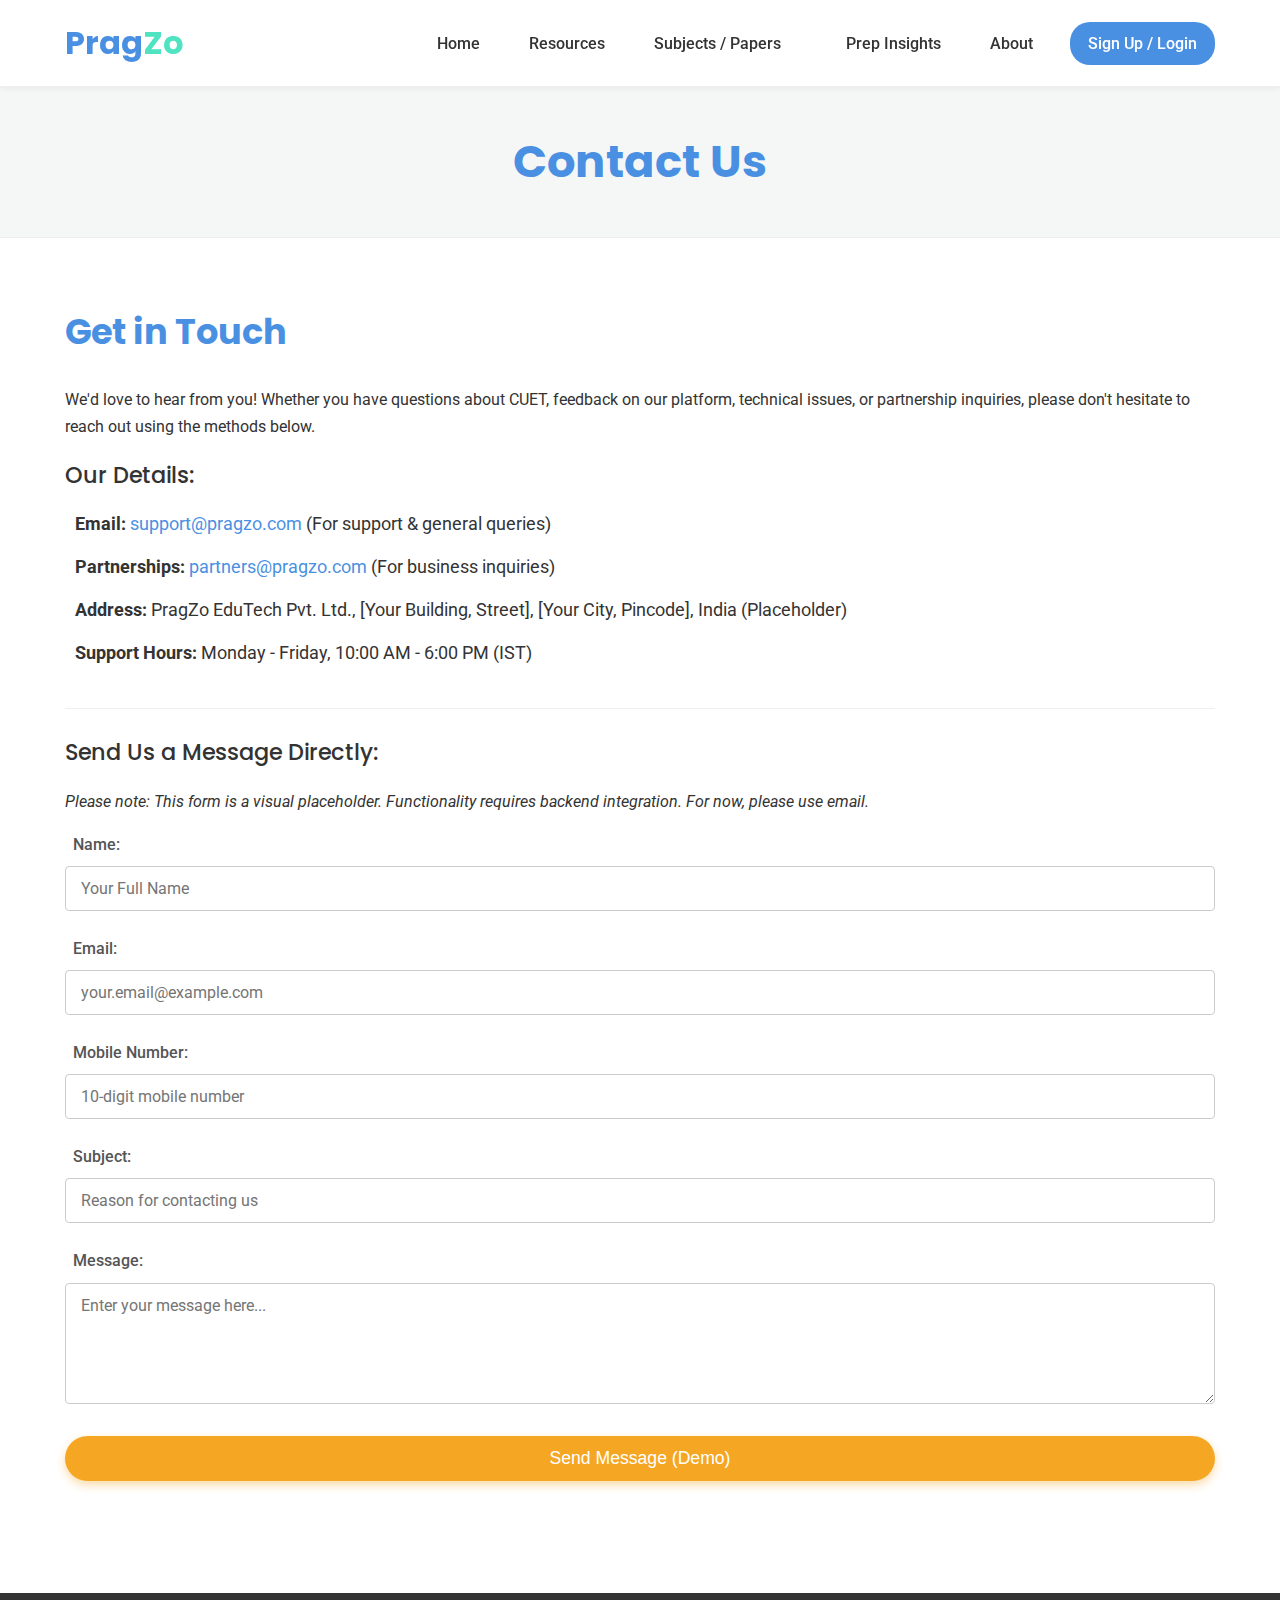
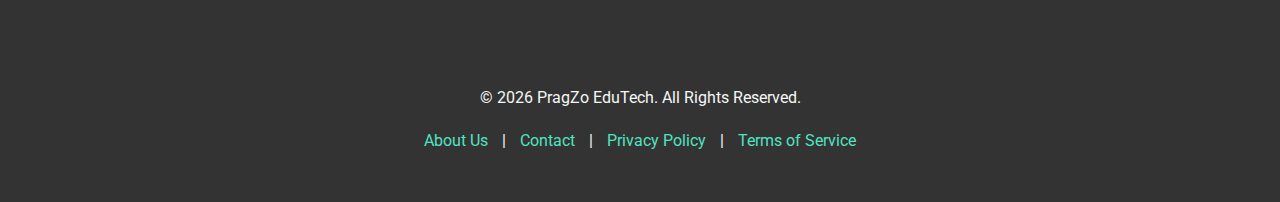
<file: contact.html>
<!DOCTYPE html>
<html lang="en">
<head>
    <meta charset="UTF-8">
    <meta name="viewport" content="width=device-width, initial-scale=1.0">
    <title>Contact PragZo | Get In Touch</title>

    <!-- Font Awesome CDN & CSS Link -->
    <link rel="stylesheet" href="https://cdnjs.cloudflare.com/ajax/libs/font-awesome/6.5.1/css/all.min.css" integrity="sha512-DTOQO9RWCH3ppGqcWaEA1BIZOC6xxalwEsw9c2QQeAIftl+Vegovlnee1c9QX4TctnWMn13TZye+giMm8e2LwA==" crossorigin="anonymous" referrerpolicy="no-referrer" />
    <link rel="stylesheet" href="css/style.css">
    <link rel="preconnect" href="https://fonts.googleapis.com">
    <link rel="preconnect" href="https://fonts.gstatic.com" crossorigin>
    <link href="https://fonts.googleapis.com/css2?family=Poppins:wght@500;700&family=Roboto:wght@400;500&display=swap" rel="stylesheet">
</head>
<body>

    <!-- Header -->
     <header>
        <div class="container">
            <a href="index.html#hero" class="logo">Prag<span>Zo</span></a>
            <nav>
                <ul>
                    <li><a href="index.html#hero" class="nav-link">Home</a></li>
                    <li><a href="index.html#cuet-features" class="nav-link">Resources</a></li>
                    <li class="dropdown">
                        <a href="subjects.html" class="nav-link" aria-haspopup="true" aria-expanded="false">Subjects / Papers</a>
                         <ul class="dropdown-menu">
                            <li><a href="subject-template.html?subject=English">English</a></li>
                            <li><a href="subject-template.html?subject=Hindi">Hindi</a></li>
                            <li><hr></li>
                            <li><a href="subject-template.html?subject=Physics">Physics</a></li>
                            <li><a href="subject-template.html?subject=Chemistry">Chemistry</a></li>
                            <li><a href="subject-template.html?subject=Biology">Biology</a></li>
                            <li><a href="subject-template.html?subject=Maths">Mathematics</a></li>
                             <li><hr></li>
                            <li><a href="subject-template.html?subject=Accountancy">Accountancy</a></li>
                            <li><a href="subject-template.html?subject=Economics">Economics</a></li>
                            <li><a href="subject-template.html?subject=BusinessStudies">Business Studies</a></li>
                             <li><hr></li>
                            <li><a href="subject-template.html?subject=History">History</a></li>
                            <li><a href="subject-template.html?subject=Geography">Geography</a></li>
                            <li><a href="subject-template.html?subject=PoliticalScience">Political Science</a></li>
                            <li><a href="subject-template.html?subject=Psychology">Psychology</a></li>
                            <li><hr></li>
                            <li><a href="subject-template.html?subject=GeneralTest">General Test</a></li>
                        </ul>
                    </li>
                    <li><a href="prep-insights.html" class="nav-link">Prep Insights</a></li>
                    <li><a href="about.html" class="nav-link">About</a></li>
                    <li><a href="login.html" class="nav-button">Sign Up / Login</a></li>
                </ul>
            </nav>
        </div>
    </header>

    <!-- Page Hero/Banner -->
    <section id="page-hero" class="simple-hero">
        <div class="container">
            <h1>Contact Us</h1>
        </div>
    </section>

    <!-- Main Content Area -->
    <section id="contact-details" class="page-section">
        <div class="container">
            <h2>Get in Touch</h2>
            <p>We'd love to hear from you! Whether you have questions about CUET, feedback on our platform, technical issues, or partnership inquiries, please don't hesitate to reach out using the methods below.</p>

            <div class="contact-info">
                <h3>Our Details:</h3>
                <p><strong><i class="fas fa-envelope"></i> Email:</strong> <a href="mailto:support@pragzo.com">support@pragzo.com</a> (For support & general queries)</p>
                <p><strong><i class="fas fa-briefcase"></i> Partnerships:</strong> <a href="mailto:partners@pragzo.com">partners@pragzo.com</a> (For business inquiries)</p>
                <p><strong><i class="fas fa-map-marker-alt"></i> Address:</strong> PragZo EduTech Pvt. Ltd., [Your Building, Street], [Your City, Pincode], India (Placeholder)</p>
                 <p><strong><i class="fas fa-headset"></i> Support Hours:</strong> Monday - Friday, 10:00 AM - 6:00 PM (IST)</p>
            </div>

            <div class="contact-form-placeholder">
                <h3>Send Us a Message Directly:</h3>
                <p><em>Please note: This form is a visual placeholder. Functionality requires backend integration. For now, please use email.</em></p>
                 <form action="#" method="POST" onsubmit="alert('Form submission requires backend setup. Please use email for now.'); return false;">
                    <div class="form-group">
                        <label for="contact-name"><i class="fas fa-user"></i> Name:</label>
                        <input type="text" id="contact-name" name="name" required placeholder="Your Full Name">
                    </div>
                    <div class="form-group">
                        <label for="contact-email"><i class="fas fa-envelope"></i> Email:</label>
                        <input type="email" id="contact-email" name="email" required placeholder="your.email@example.com">
                    </div>
                     <div class="form-group">
                        <label for="contact-mobile"><i class="fas fa-mobile-alt"></i> Mobile Number:</label>
                        <input type="tel" id="contact-mobile" name="phone" placeholder="10-digit mobile number" pattern="[6-9]{1}[0-9]{9}" title="Enter a valid 10-digit Indian mobile number">
                    </div>
                     <div class="form-group">
                        <label for="contact-subject"><i class="fas fa-pen"></i> Subject:</label>
                        <input type="text" id="contact-subject" name="subject" required placeholder="Reason for contacting us">
                    </div>
                    <div class="form-group">
                        <label for="contact-message"><i class="fas fa-comment-dots"></i> Message:</label>
                        <textarea id="contact-message" name="message" rows="5" required placeholder="Enter your message here..."></textarea>
                    </div>
                    <button type="submit" class="cta-button form-button">Send Message (Demo)</button>
                </form>
            </div>
        </div>
    </section>

    <!-- Footer -->
    <footer>
        <div class="container">
            <div class="social-media">
                <a href="#" target="_blank" title="Instagram"><i class="fab fa-instagram"></i></a>
                <a href="#" target="_blank" title="YouTube"><i class="fab fa-youtube"></i></a>
                <a href="#" target="_blank" title="LinkedIn"><i class="fab fa-linkedin-in"></i></a>
                <a href="#" target="_blank" title="Facebook"><i class="fab fa-facebook-f"></i></a>
                <a href="#" target="_blank" title="Telegram"><i class="fab fa-telegram"></i></a>
            </div>
            <p>© <span id="current-year"></span> PragZo EduTech. All Rights Reserved.</p>
            <p>
                <a href="about.html">About Us</a> |
                <a href="contact.html">Contact</a> | <!-- Active Link -->
                <a href="privacy.html">Privacy Policy</a> |
                <a href="terms.html">Terms of Service</a>
            </p>
        </div>
    </footer>

     <!-- Modal Download Forms (Copied from index.html) -->
     <div class="modal-container" id="syllabus-modal"> <div class="modal-overlay modal-close"></div> <div class="modal-content"> <button class="modal-close-button modal-close" aria-label="Close Modal">×</button> <h3 class="modal-title">Download Syllabus PDF</h3> <p class="form-prompt">Please enter your details below:</p> <form class="modal-download-form"> <div class="form-group"><input type="text" name="name" placeholder="Your Name" required></div> <div class="form-group"><input type="email" name="email" placeholder="Your Email" required></div> <div class="form-group"><input type="tel" name="phone" placeholder="Mobile Number (Optional)" pattern="[6-9]{1}[0-9]{9}" title="Enter a valid 10-digit Indian mobile number"></div> <input type="hidden" name="resource_id" value="syllabus"> <button type="submit" class="submit-download-button"><i class="fas fa-download"></i> Submit & Download</button> </form> </div> </div>
     <div class="modal-container" id="pattern-modal"> <div class="modal-overlay modal-close"></div> <div class="modal-content"> <button class="modal-close-button modal-close" aria-label="Close Modal">×</button> <h3 class="modal-title">Download Pattern PDF</h3> <p class="form-prompt">Please enter your details below:</p> <form class="modal-download-form"> <div class="form-group"><input type="text" name="name" placeholder="Your Name" required></div> <div class="form-group"><input type="email" name="email" placeholder="Your Email" required></div> <div class="form-group"><input type="tel" name="phone" placeholder="Mobile Number (Optional)" pattern="[6-9]{1}[0-9]{9}" title="Enter a valid 10-digit Indian mobile number"></div> <input type="hidden" name="resource_id" value="pattern"> <button type="submit" class="submit-download-button"><i class="fas fa-download"></i> Submit & Download</button> </form> </div> </div>
     <div class="modal-container" id="pyq-modal"> <div class="modal-overlay modal-close"></div> <div class="modal-content"> <button class="modal-close-button modal-close" aria-label="Close Modal">×</button> <h3 class="modal-title">Download PYQs PDF</h3> <p class="form-prompt">Please enter your details below:</p> <form class="modal-download-form"> <div class="form-group"><input type="text" name="name" placeholder="Your Name" required></div> <div class="form-group"><input type="email" name="email" placeholder="Your Email" required></div> <div class="form-group"><input type="tel" name="phone" placeholder="Mobile Number (Optional)" pattern="[6-9]{1}[0-9]{9}" title="Enter a valid 10-digit Indian mobile number"></div> <input type="hidden" name="resource_id" value="pyq_general"> <button type="submit" class="submit-download-button"><i class="fas fa-download"></i> Submit & Download</button> </form> </div> </div>
     <div class="modal-container" id="mocktest-info-modal"> <div class="modal-overlay modal-close"></div> <div class="modal-content"> <button class="modal-close-button modal-close" aria-label="Close Modal">×</button> <h3 class="modal-title">Download Mock Test Info PDF</h3> <p class="form-prompt">Please enter your details below:</p> <form class="modal-download-form"> <div class="form-group"><input type="text" name="name" placeholder="Your Name" required></div> <div class="form-group"><input type="email" name="email" placeholder="Your Email" required></div> <div class="form-group"><input type="tel" name="phone" placeholder="Mobile Number (Optional)" pattern="[6-9]{1}[0-9]{9}" title="Enter a valid 10-digit Indian mobile number"></div> <input type="hidden" name="resource_id" value="mocktest_info"> <button type="submit" class="submit-download-button"><i class="fas fa-download"></i> Submit & Download</button> </form> </div> </div>
     <div class="modal-container" id="news-modal"> <div class="modal-overlay modal-close"></div> <div class="modal-content"> <button class="modal-close-button modal-close" aria-label="Close Modal">×</button> <h3 class="modal-title">Download Latest News PDF</h3> <p class="form-prompt">Please enter your details below:</p> <form class="modal-download-form"> <div class="form-group"><input type="text" name="name" placeholder="Your Name" required></div> <div class="form-group"><input type="email" name="email" placeholder="Your Email" required></div> <div class="form-group"><input type="tel" name="phone" placeholder="Mobile Number (Optional)" pattern="[6-9]{1}[0-9]{9}" title="Enter a valid 10-digit Indian mobile number"></div> <input type="hidden" name="resource_id" value="latest_news"> <button type="submit" class="submit-download-button"><i class="fas fa-download"></i> Submit & Download</button> </form> </div> </div>
     <div class="modal-container" id="subject-syllabus-modal"> <div class="modal-overlay modal-close"></div> <div class="modal-content"> <button class="modal-close-button modal-close" aria-label="Close Modal">×</button> <h3 class="modal-title">Download Syllabus PDF</h3> <p class="form-prompt">Please enter your details below:</p> <form class="modal-download-form"> <div class="form-group"><input type="text" name="name" placeholder="Your Name" required></div> <div class="form-group"><input type="email" name="email" placeholder="Your Email" required></div> <div class="form-group"><input type="tel" name="phone" placeholder="Mobile Number (Optional)" pattern="[6-9]{1}[0-9]{9}" title="Enter a valid 10-digit Indian mobile number"></div> <input type="hidden" name="resource_id" value="subject_syllabus"> <button type="submit" class="submit-download-button"><i class="fas fa-download"></i> Submit & Download</button> </form> </div> </div>
     <div class="modal-container" id="subject-notes-modal"> <div class="modal-overlay modal-close"></div> <div class="modal-content"> <button class="modal-close-button modal-close" aria-label="Close Modal">×</button> <h3 class="modal-title">Download Notes PDF</h3> <p class="form-prompt">Please enter your details below:</p> <form class="modal-download-form"> <div class="form-group"><input type="text" name="name" placeholder="Your Name" required></div> <div class="form-group"><input type="email" name="email" placeholder="Your Email" required></div> <div class="form-group"><input type="tel" name="phone" placeholder="Mobile Number (Optional)" pattern="[6-9]{1}[0-9]{9}" title="Enter a valid 10-digit Indian mobile number"></div> <input type="hidden" name="resource_id" value="subject_notes"> <button type="submit" class="submit-download-button"><i class="fas fa-download"></i> Submit & Download</button> </form> </div> </div>
     <div class="modal-container" id="subject-pyq-modal"> <div class="modal-overlay modal-close"></div> <div class="modal-content"> <button class="modal-close-button modal-close" aria-label="Close Modal">×</button> <h3 class="modal-title">Download PYQs PDF</h3> <p class="form-prompt">Please enter your details below:</p> <form class="modal-download-form"> <div class="form-group"><input type="text" name="name" placeholder="Your Name" required></div> <div class="form-group"><input type="email" name="email" placeholder="Your Email" required></div> <div class="form-group"><input type="tel" name="phone" placeholder="Mobile Number (Optional)" pattern="[6-9]{1}[0-9]{9}" title="Enter a valid 10-digit Indian mobile number"></div> <input type="hidden" name="resource_id" value="subject_pyq"> <button type="submit" class="submit-download-button"><i class="fas fa-download"></i> Submit & Download</button> </form> </div> </div>
    <!-- End Modal Download Forms -->

    <!-- Link to your JavaScript file -->
    <script src="js/script.js"></script>

</body>
</html>
</file>
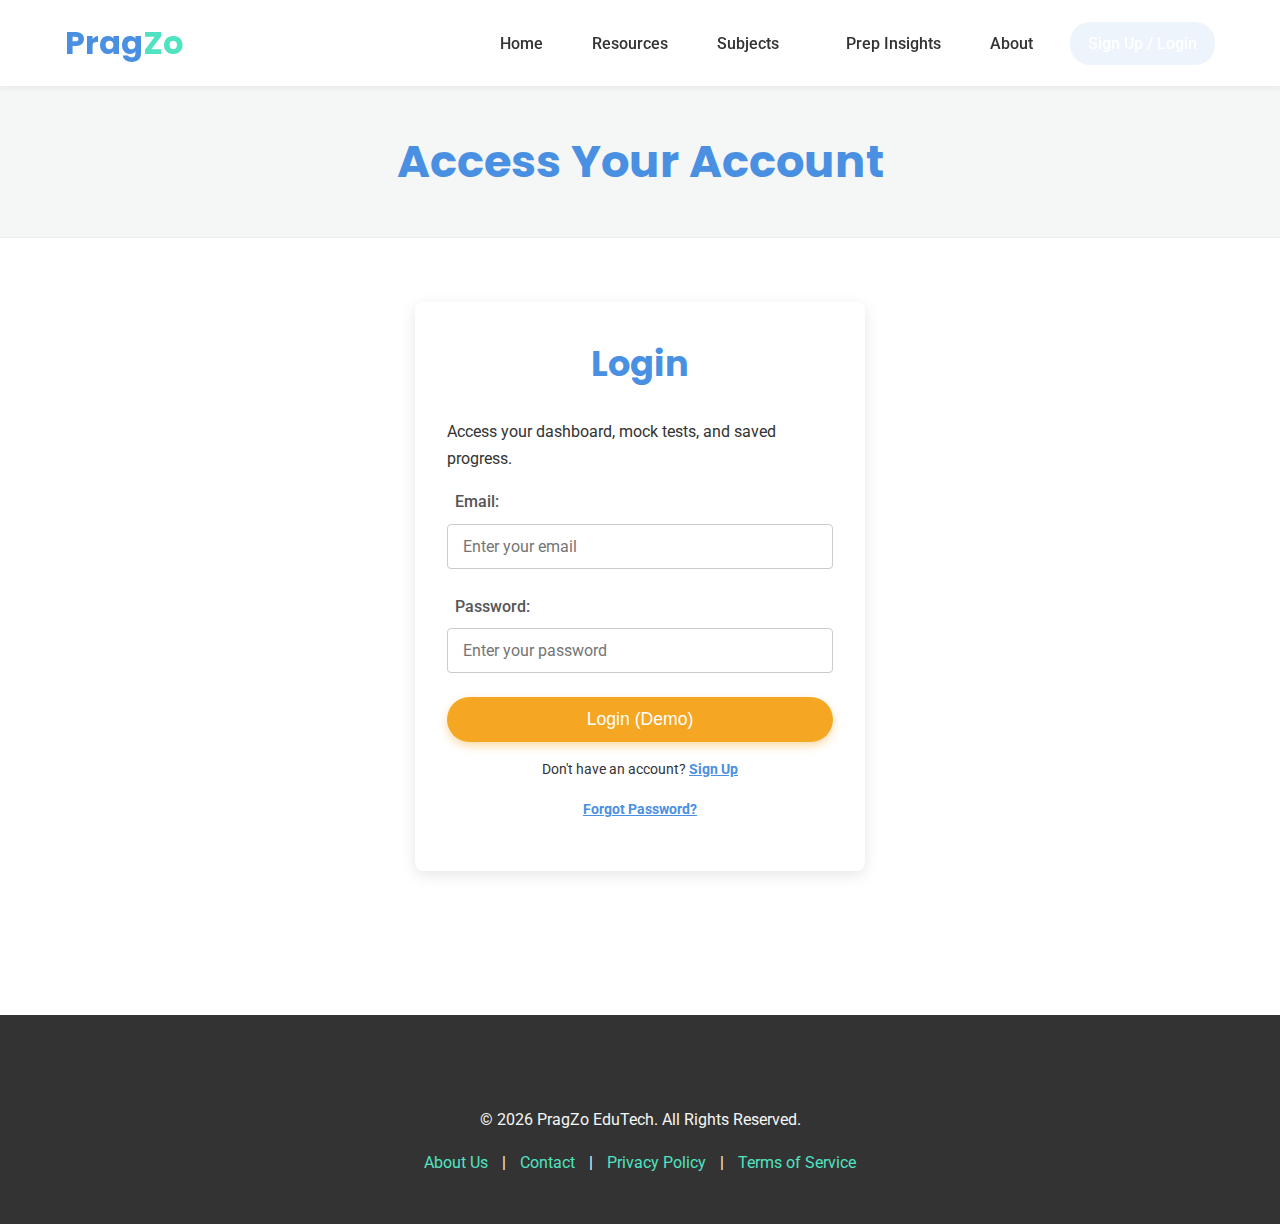
<file: login.html>
<!DOCTYPE html>
<html lang="en">
<head>
    <meta charset="UTF-8">
    <meta name="viewport" content="width=device-width, initial-scale=1.0">
    <title>Login or Sign Up - PragZo</title>

    <!-- Font Awesome CDN & CSS Link -->
    <link rel="stylesheet" href="https://cdnjs.cloudflare.com/ajax/libs/font-awesome/6.5.1/css/all.min.css" integrity="sha512-DTOQO9RWCH3ppGqcWaEA1BIZOC6xxalwEsw9c2QQeAIftl+Vegovlnee1c9QX4TctnWMn13TZye+giMm8e2LwA==" crossorigin="anonymous" referrerpolicy="no-referrer" />
    <link rel="stylesheet" href="css/style.css">
    <link rel="preconnect" href="https://fonts.googleapis.com">
    <link rel="preconnect" href="https://fonts.gstatic.com" crossorigin>
    <link href="https://fonts.googleapis.com/css2?family=Poppins:wght@500;700&family=Roboto:wght@400;500&display=swap" rel="stylesheet">
</head>
<body>

    <!-- Header -->
    <header>
        <div class="container">
            <a href="index.html#hero" class="logo">Prag<span>Zo</span></a>
            <nav>
                <ul>
                    <li><a href="index.html#hero" class="nav-link">Home</a></li>
                    <li><a href="index.html#cuet-features" class="nav-link">Resources</a></li>
                    <li class="dropdown">
                         <a href="subjects.html" class="nav-link" aria-haspopup="true" aria-expanded="false">Subjects
                         <ul class="dropdown-menu">
                           <li><a href="subject-template.html?subject=English">English</a></li>
                            <li><a href="subject-template.html?subject=Hindi">Hindi</a></li>
                            <li><hr></li>
                            <li><a href="subject-template.html?subject=Physics">Physics</a></li>
                            <li><a href="subject-template.html?subject=Chemistry">Chemistry</a></li>
                            <li><a href="subject-template.html?subject=Biology">Biology</a></li>
                            <li><a href="subject-template.html?subject=Maths">Mathematics</a></li>
                             <li><hr></li>
                            <li><a href="subject-template.html?subject=Accountancy">Accountancy</a></li>
                            <li><a href="subject-template.html?subject=Economics">Economics</a></li>
                            <li><a href="subject-template.html?subject=BusinessStudies">Business Studies</a></li>
                             <li><hr></li>
                            <li><a href="subject-template.html?subject=History">History</a></li>
                            <li><a href="subject-template.html?subject=Geography">Geography</a></li>
                            <li><a href="subject-template.html?subject=PoliticalScience">Political Science</a></li>
                            <li><a href="subject-template.html?subject=Psychology">Psychology</a></li>
                            <li><hr></li>
                            <li><a href="subject-template.html?subject=GeneralTest">General Test</a></li>
                        </ul>
                    </li>
                    <li><a href="prep-insights.html" class="nav-link">Prep Insights</a></li>
                    <li><a href="about.html" class="nav-link">About</a></li>
                    <li><a href="login.html" class="nav-button active">Sign Up / Login</a></li> <!-- Active Link -->
                </ul>
            </nav>
        </div>
    </header>

    <!-- Page Hero/Banner -->
    <section id="page-hero" class="simple-hero">
        <div class="container">
            <h1>Access Your Account</h1>
        </div>
    </section>

    <!-- Main Content Area -->
    <section id="auth-forms" class="page-section">
        <div class="container auth-container">

            <!-- Login Form (Starts Active) -->
            <div id="login-form" class="auth-form active">
                <h2>Login</h2>
                <p>Access your dashboard, mock tests, and saved progress.</p>
                <form action="#" method="POST" onsubmit="alert('Login requires backend setup. This is a demo.'); return false;">
                    <div class="form-group">
                        <label for="login-email"><i class="fas fa-envelope"></i> Email:</label>
                        <input type="email" id="login-email" name="email" required placeholder="Enter your email">
                    </div>
                    <div class="form-group">
                        <label for="login-password"><i class="fas fa-lock"></i> Password:</label>
                        <input type="password" id="login-password" name="password" required placeholder="Enter your password">
                    </div>
                    <button type="submit" class="cta-button form-button">Login (Demo)</button>
                    <p class="form-switch">Don't have an account? <a href="#signup" onclick="toggleForms(); return false;">Sign Up</a></p>
                     <p class="forgot-password"><a href="#" onclick="alert('Forgot Password functionality requires backend setup.'); return false;">Forgot Password?</a></p>
                </form>
            </div>

            <!-- Signup Form (Initially Hidden) -->
            <div id="signup-form" class="auth-form">
                <h2>Sign Up</h2>
                <p>Create your PragZo account to start your CUET prep journey.</p>
                 <form action="#" method="POST" onsubmit="alert('Sign Up requires backend setup. This is a demo.'); return false;">
                    <div class="form-group">
                        <label for="signup-name"><i class="fas fa-user"></i> Name:</label>
                        <input type="text" id="signup-name" name="name" required placeholder="Your Full Name">
                    </div>
                    <div class="form-group">
                        <label for="signup-email"><i class="fas fa-envelope"></i> Email:</label>
                        <input type="email" id="signup-email" name="email" required placeholder="your.email@example.com">
                    </div>
                    <div class="form-group">
                        <label for="signup-mobile"><i class="fas fa-mobile-alt"></i> Mobile Number:</label>
                        <input type="tel" id="signup-mobile" name="phone" required placeholder="10-digit mobile number" pattern="[6-9]{1}[0-9]{9}" title="Enter a valid 10-digit Indian mobile number">
                    </div>
                    <div class="form-group">
                        <label for="signup-password"><i class="fas fa-lock"></i> Password:</label>
                        <input type="password" id="signup-password" name="password" required placeholder="Choose a strong password">
                    </div>
                     <div class="form-group">
                        <label for="signup-confirm-password"><i class="fas fa-lock"></i> Confirm Password:</label>
                        <input type="password" id="signup-confirm-password" name="confirm_password" required placeholder="Re-enter your password">
                    </div>
                    <div class="form-group terms-check">
                        <input type="checkbox" id="terms" name="terms" required>
                        <label for="terms">I agree to the <a href="terms.html" target="_blank">Terms of Service</a> and <a href="privacy.html" target="_blank">Privacy Policy</a>.</label>
                    </div>
                    <button type="submit" class="cta-button form-button">Sign Up (Demo)</button>
                    <p class="form-switch">Already have an account? <a href="#login" onclick="toggleForms(); return false;">Login</a></p>
                </form>
            </div>

        </div>
    </section>

    <!-- Footer -->
     <footer>
        <div class="container">
            <div class="social-media">
                <a href="#" target="_blank" title="Instagram"><i class="fab fa-instagram"></i></a>
                <a href="#" target="_blank" title="YouTube"><i class="fab fa-youtube"></i></a>
                <a href="#" target="_blank" title="LinkedIn"><i class="fab fa-linkedin-in"></i></a>
                <a href="#" target="_blank" title="Facebook"><i class="fab fa-facebook-f"></i></a>
                <a href="#" target="_blank" title="Telegram"><i class="fab fa-telegram"></i></a>
            </div>
            <p>© <span id="current-year"></span> PragZo EduTech. All Rights Reserved.</p>
            <p>
                <a href="about.html">About Us</a> |
                <a href="contact.html">Contact</a> |
                <a href="privacy.html">Privacy Policy</a> |
                <a href="terms.html">Terms of Service</a>
            </p>
        </div>
    </footer>

     <!-- Modal Download Forms (Include modals on all pages for consistency if triggers are present) -->
    <!-- [COPY THE ENTIRE MODAL BLOCK FROM index.html and PASTE HERE] -->

    <!-- Link to your JavaScript file -->
    <script src="js/script.js"></script>
    <!-- Add simple toggle JS for login/signup (keep this specific to login.html) -->
    <script>
        function toggleForms() {
            const loginForm = document.getElementById('login-form');
            const signupForm = document.getElementById('signup-form');
            loginForm.classList.toggle('active');
            signupForm.classList.toggle('active');
             // Update hash without page jump
            if (signupForm.classList.contains('active')) {
                history.pushState(null, null, '#signup');
            } else {
                 history.pushState(null, null, '#login');
            }
        }
        document.addEventListener('DOMContentLoaded', () => {
             const loginForm = document.getElementById('login-form');
             const signupForm = document.getElementById('signup-form');
             if(window.location.hash === '#signup') {
                  loginForm.classList.remove('active');
                  signupForm.classList.add('active');
             } else {
                 if (!loginForm.classList.contains('active') && !signupForm.classList.contains('active')) {
                     loginForm.classList.add('active');
                 } else if (loginForm.classList.contains('active') && signupForm.classList.contains('active')){
                     signupForm.classList.remove('active');
                 }
             }
        });
    </script>

</body>
</html>
</file>
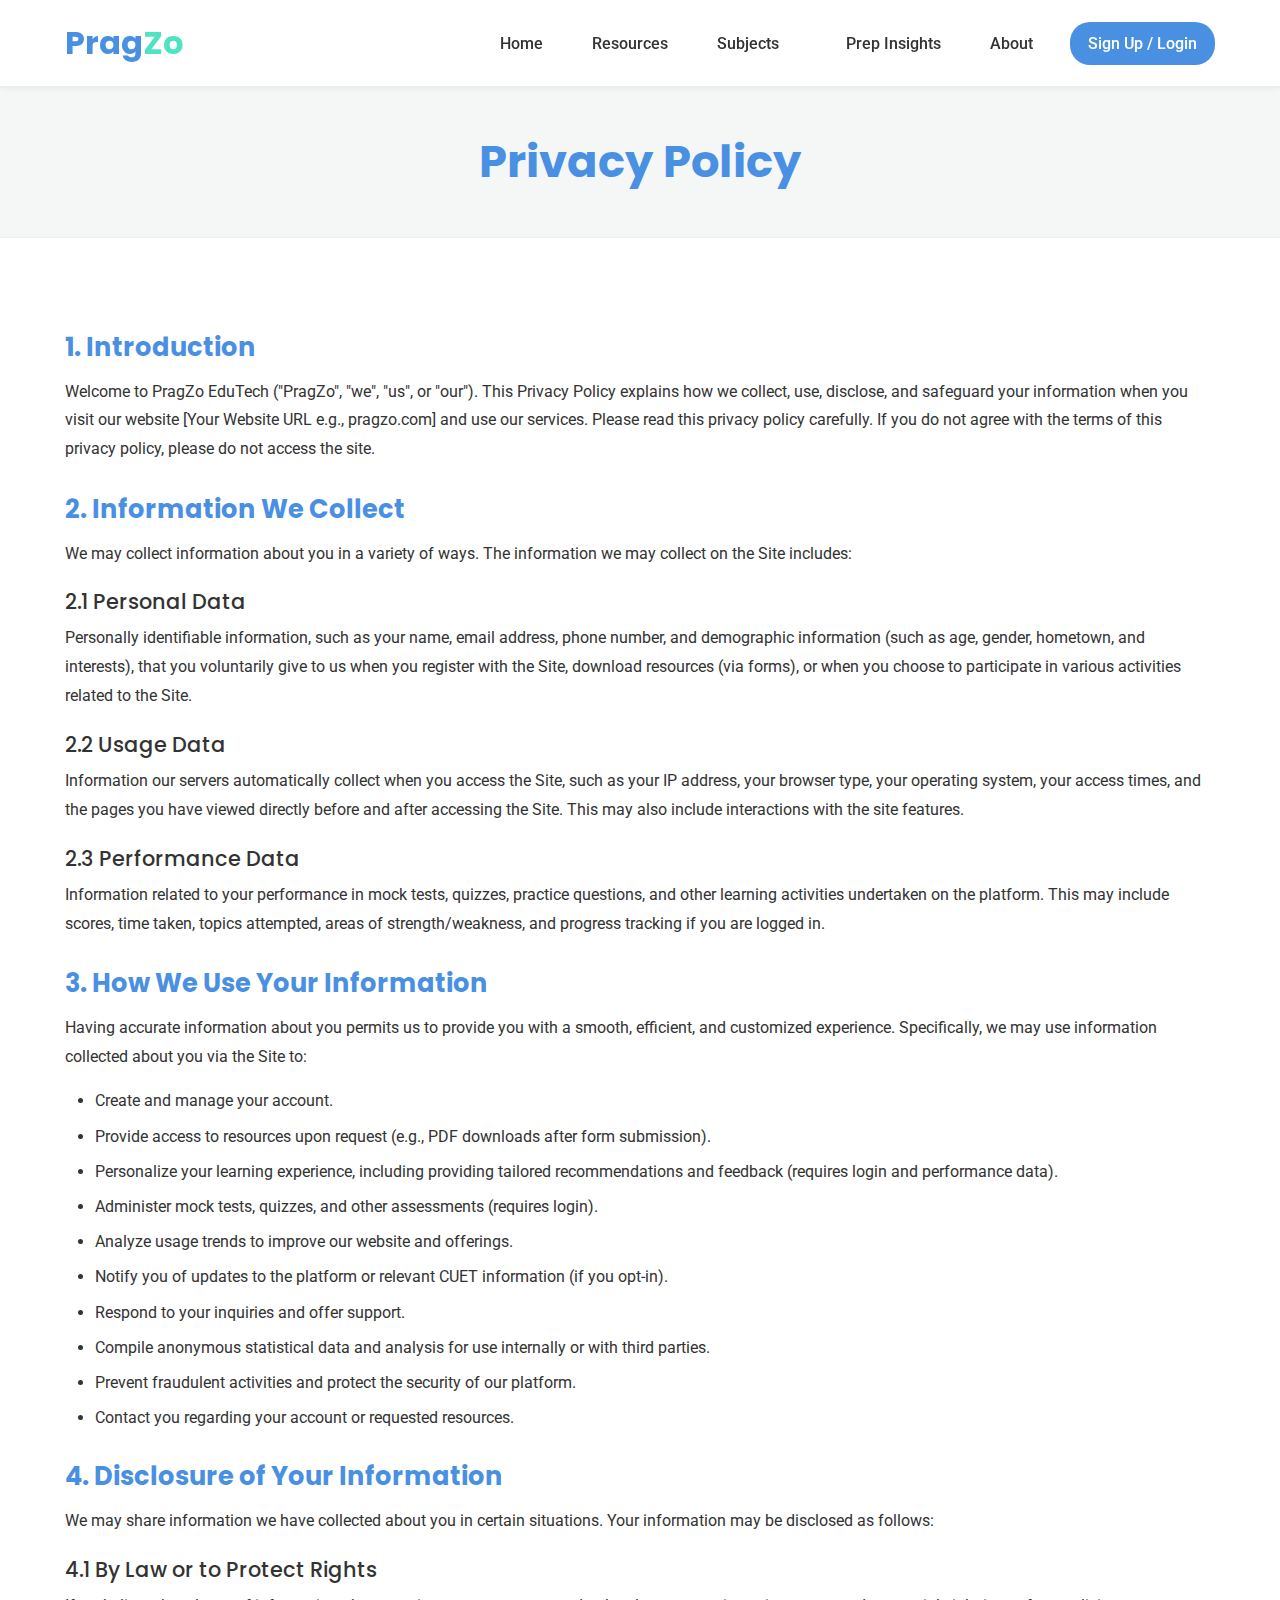
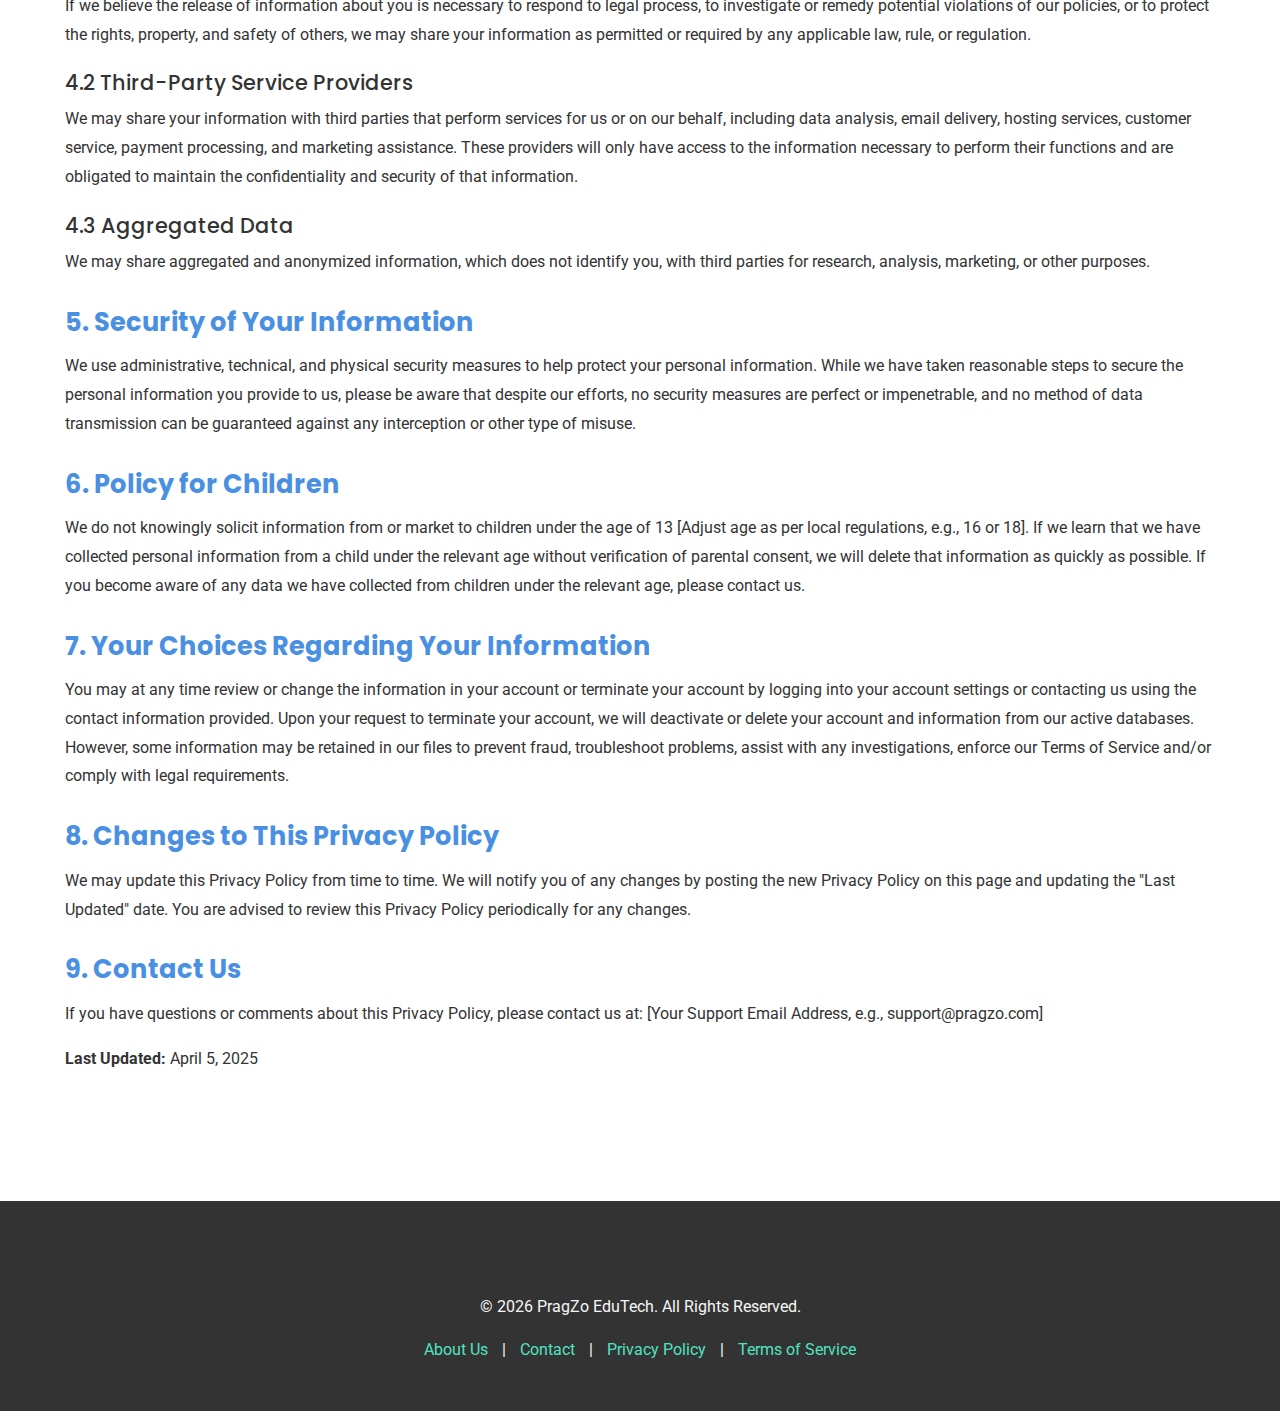
<file: privacy.html>
<!DOCTYPE html>
<html lang="en">
<head>
    <meta charset="UTF-8">
    <meta name="viewport" content="width=device-width, initial-scale=1.0">
    <title>Privacy Policy - PragZo</title>

    <!-- Font Awesome CDN & CSS Link -->
    <link rel="stylesheet" href="https://cdnjs.cloudflare.com/ajax/libs/font-awesome/6.5.1/css/all.min.css" integrity="sha512-DTOQO9RWCH3ppGqcWaEA1BIZOC6xxalwEsw9c2QQeAIftl+Vegovlnee1c9QX4TctnWMn13TZye+giMm8e2LwA==" crossorigin="anonymous" referrerpolicy="no-referrer" />
    <link rel="stylesheet" href="css/style.css">
    <link rel="preconnect" href="https://fonts.googleapis.com">
    <link rel="preconnect" href="https://fonts.gstatic.com" crossorigin>
    <link href="https://fonts.googleapis.com/css2?family=Poppins:wght@500;700&family=Roboto:wght@400;500&display=swap" rel="stylesheet">
</head>
<body>

    <!-- Header -->
    <header>
        <div class="container">
            <a href="index.html#hero" class="logo">Prag<span>Zo</span></a>
            <nav>
                 <ul>
                    <li><a href="index.html#hero" class="nav-link">Home</a></li>
                    <li><a href="index.html#cuet-features" class="nav-link">Resources</a></li>
                    <li class="dropdown">
                         <a href="subjects.html" class="nav-link" aria-haspopup="true" aria-expanded="false">Subjects
                         <ul class="dropdown-menu">
                            <li><a href="subject-template.html?subject=English">English</a></li>
                            <li><a href="subject-template.html?subject=Hindi">Hindi</a></li>
                            <li><hr></li>
                            <li><a href="subject-template.html?subject=Physics">Physics</a></li>
                            <li><a href="subject-template.html?subject=Chemistry">Chemistry</a></li>
                            <li><a href="subject-template.html?subject=Biology">Biology</a></li>
                            <li><a href="subject-template.html?subject=Maths">Mathematics</a></li>
                             <li><hr></li>
                            <li><a href="subject-template.html?subject=Accountancy">Accountancy</a></li>
                            <li><a href="subject-template.html?subject=Economics">Economics</a></li>
                            <li><a href="subject-template.html?subject=BusinessStudies">Business Studies</a></li>
                             <li><hr></li>
                            <li><a href="subject-template.html?subject=History">History</a></li>
                            <li><a href="subject-template.html?subject=Geography">Geography</a></li>
                            <li><a href="subject-template.html?subject=PoliticalScience">Political Science</a></li>
                            <li><a href="subject-template.html?subject=Psychology">Psychology</a></li>
                            <li><hr></li>
                            <li><a href="subject-template.html?subject=GeneralTest">General Test</a></li>
                        </ul>
                    </li>
                    <li><a href="prep-insights.html" class="nav-link">Prep Insights</a></li>
                    <li><a href="about.html" class="nav-link">About</a></li>
                    <li><a href="login.html" class="nav-button">Sign Up / Login</a></li>
                </ul>
            </nav>
        </div>
    </header>

    <!-- Page Hero/Banner -->
    <section id="page-hero" class="simple-hero">
        <div class="container">
            <h1>Privacy Policy</h1>
        </div>
    </section>

    <!-- Main Content Area -->
    <section id="legal-content" class="page-section">
        <div class="container">
             <h2>1. Introduction</h2>
             <p>Welcome to PragZo EduTech ("PragZo", "we", "us", or "our"). This Privacy Policy explains how we collect, use, disclose, and safeguard your information when you visit our website [Your Website URL e.g., pragzo.com] and use our services. Please read this privacy policy carefully. If you do not agree with the terms of this privacy policy, please do not access the site.</p>
             <h2>2. Information We Collect</h2>
             <p>We may collect information about you in a variety of ways. The information we may collect on the Site includes:</p>
              <h3>2.1 Personal Data</h3>
               <p>Personally identifiable information, such as your name, email address, phone number, and demographic information (such as age, gender, hometown, and interests), that you voluntarily give to us when you register with the Site, download resources (via forms), or when you choose to participate in various activities related to the Site.</p>
               <h3>2.2 Usage Data</h3>
               <p>Information our servers automatically collect when you access the Site, such as your IP address, your browser type, your operating system, your access times, and the pages you have viewed directly before and after accessing the Site. This may also include interactions with the site features.</p>
               <h3>2.3 Performance Data</h3>
               <p>Information related to your performance in mock tests, quizzes, practice questions, and other learning activities undertaken on the platform. This may include scores, time taken, topics attempted, areas of strength/weakness, and progress tracking if you are logged in.</p>
             <h2>3. How We Use Your Information</h2>
              <p>Having accurate information about you permits us to provide you with a smooth, efficient, and customized experience. Specifically, we may use information collected about you via the Site to:</p>
                <ul>
                    <li>Create and manage your account.</li>
                    <li>Provide access to resources upon request (e.g., PDF downloads after form submission).</li>
                    <li>Personalize your learning experience, including providing tailored recommendations and feedback (requires login and performance data).</li>
                    <li>Administer mock tests, quizzes, and other assessments (requires login).</li>
                    <li>Analyze usage trends to improve our website and offerings.</li>
                    <li>Notify you of updates to the platform or relevant CUET information (if you opt-in).</li>
                    <li>Respond to your inquiries and offer support.</li>
                    <li>Compile anonymous statistical data and analysis for use internally or with third parties.</li>
                    <li>Prevent fraudulent activities and protect the security of our platform.</li>
                    <li>Contact you regarding your account or requested resources.</li>
                </ul>
             <h2>4. Disclosure of Your Information</h2>
             <p>We may share information we have collected about you in certain situations. Your information may be disclosed as follows:</p>
              <h3>4.1 By Law or to Protect Rights</h3>
              <p>If we believe the release of information about you is necessary to respond to legal process, to investigate or remedy potential violations of our policies, or to protect the rights, property, and safety of others, we may share your information as permitted or required by any applicable law, rule, or regulation.</p>
               <h3>4.2 Third-Party Service Providers</h3>
               <p>We may share your information with third parties that perform services for us or on our behalf, including data analysis, email delivery, hosting services, customer service, payment processing, and marketing assistance. These providers will only have access to the information necessary to perform their functions and are obligated to maintain the confidentiality and security of that information.</p>
               <h3>4.3 Aggregated Data</h3>
               <p>We may share aggregated and anonymized information, which does not identify you, with third parties for research, analysis, marketing, or other purposes.</p>
             <h2>5. Security of Your Information</h2>
              <p>We use administrative, technical, and physical security measures to help protect your personal information. While we have taken reasonable steps to secure the personal information you provide to us, please be aware that despite our efforts, no security measures are perfect or impenetrable, and no method of data transmission can be guaranteed against any interception or other type of misuse.</p>
             <h2>6. Policy for Children</h2>
              <p>We do not knowingly solicit information from or market to children under the age of 13 [Adjust age as per local regulations, e.g., 16 or 18]. If we learn that we have collected personal information from a child under the relevant age without verification of parental consent, we will delete that information as quickly as possible. If you become aware of any data we have collected from children under the relevant age, please contact us.</p>
              <h2>7. Your Choices Regarding Your Information</h2>
              <p>You may at any time review or change the information in your account or terminate your account by logging into your account settings or contacting us using the contact information provided. Upon your request to terminate your account, we will deactivate or delete your account and information from our active databases. However, some information may be retained in our files to prevent fraud, troubleshoot problems, assist with any investigations, enforce our Terms of Service and/or comply with legal requirements.</p>
              <h2>8. Changes to This Privacy Policy</h2>
               <p>We may update this Privacy Policy from time to time. We will notify you of any changes by posting the new Privacy Policy on this page and updating the "Last Updated" date. You are advised to review this Privacy Policy periodically for any changes.</p>
             <h2>9. Contact Us</h2>
              <p>If you have questions or comments about this Privacy Policy, please contact us at: [Your Support Email Address, e.g., support@pragzo.com]</p>
             <p><strong>Last Updated:</strong> April 5, 2025</p> <!-- Update this date -->
        </div>
    </section>

    <!-- Footer -->
    <footer>
        <div class="container">
            <div class="social-media">
                <a href="#" target="_blank" title="Instagram"><i class="fab fa-instagram"></i></a>
                <a href="#" target="_blank" title="YouTube"><i class="fab fa-youtube"></i></a>
                <a href="#" target="_blank" title="LinkedIn"><i class="fab fa-linkedin-in"></i></a>
                <a href="#" target="_blank" title="Facebook"><i class="fab fa-facebook-f"></i></a>
                <a href="#" target="_blank" title="Telegram"><i class="fab fa-telegram"></i></a>
            </div>
            <p>© <span id="current-year"></span> PragZo EduTech. All Rights Reserved.</p>
            <p>
                <a href="about.html">About Us</a> |
                <a href="contact.html">Contact</a> |
                <a href="privacy.html">Privacy Policy</a> | <!-- Active Link -->
                <a href="terms.html">Terms of Service</a>
            </p>
        </div>
    </footer>

     <!-- Modal Download Forms (Copied from index.html) -->
     <div class="modal-container" id="syllabus-modal"> <div class="modal-overlay modal-close"></div> <div class="modal-content"> <button class="modal-close-button modal-close" aria-label="Close Modal">×</button> <h3 class="modal-title">Download Syllabus PDF</h3> <p class="form-prompt">Please enter your details below:</p> <form class="modal-download-form"> <div class="form-group"><input type="text" name="name" placeholder="Your Name" required></div> <div class="form-group"><input type="email" name="email" placeholder="Your Email" required></div> <div class="form-group"><input type="tel" name="phone" placeholder="Mobile Number (Optional)" pattern="[6-9]{1}[0-9]{9}" title="Enter a valid 10-digit Indian mobile number"></div> <input type="hidden" name="resource_id" value="syllabus"> <button type="submit" class="submit-download-button"><i class="fas fa-download"></i> Submit & Download</button> </form> </div> </div>
     <div class="modal-container" id="pattern-modal"> <div class="modal-overlay modal-close"></div> <div class="modal-content"> <button class="modal-close-button modal-close" aria-label="Close Modal">×</button> <h3 class="modal-title">Download Pattern PDF</h3> <p class="form-prompt">Please enter your details below:</p> <form class="modal-download-form"> <div class="form-group"><input type="text" name="name" placeholder="Your Name" required></div> <div class="form-group"><input type="email" name="email" placeholder="Your Email" required></div> <div class="form-group"><input type="tel" name="phone" placeholder="Mobile Number (Optional)" pattern="[6-9]{1}[0-9]{9}" title="Enter a valid 10-digit Indian mobile number"></div> <input type="hidden" name="resource_id" value="pattern"> <button type="submit" class="submit-download-button"><i class="fas fa-download"></i> Submit & Download</button> </form> </div> </div>
     <div class="modal-container" id="pyq-modal"> <div class="modal-overlay modal-close"></div> <div class="modal-content"> <button class="modal-close-button modal-close" aria-label="Close Modal">×</button> <h3 class="modal-title">Download PYQs PDF</h3> <p class="form-prompt">Please enter your details below:</p> <form class="modal-download-form"> <div class="form-group"><input type="text" name="name" placeholder="Your Name" required></div> <div class="form-group"><input type="email" name="email" placeholder="Your Email" required></div> <div class="form-group"><input type="tel" name="phone" placeholder="Mobile Number (Optional)" pattern="[6-9]{1}[0-9]{9}" title="Enter a valid 10-digit Indian mobile number"></div> <input type="hidden" name="resource_id" value="pyq_general"> <button type="submit" class="submit-download-button"><i class="fas fa-download"></i> Submit & Download</button> </form> </div> </div>
     <div class="modal-container" id="mocktest-info-modal"> <div class="modal-overlay modal-close"></div> <div class="modal-content"> <button class="modal-close-button modal-close" aria-label="Close Modal">×</button> <h3 class="modal-title">Download Mock Test Info PDF</h3> <p class="form-prompt">Please enter your details below:</p> <form class="modal-download-form"> <div class="form-group"><input type="text" name="name" placeholder="Your Name" required></div> <div class="form-group"><input type="email" name="email" placeholder="Your Email" required></div> <div class="form-group"><input type="tel" name="phone" placeholder="Mobile Number (Optional)" pattern="[6-9]{1}[0-9]{9}" title="Enter a valid 10-digit Indian mobile number"></div> <input type="hidden" name="resource_id" value="mocktest_info"> <button type="submit" class="submit-download-button"><i class="fas fa-download"></i> Submit & Download</button> </form> </div> </div>
     <div class="modal-container" id="news-modal"> <div class="modal-overlay modal-close"></div> <div class="modal-content"> <button class="modal-close-button modal-close" aria-label="Close Modal">×</button> <h3 class="modal-title">Download Latest News PDF</h3> <p class="form-prompt">Please enter your details below:</p> <form class="modal-download-form"> <div class="form-group"><input type="text" name="name" placeholder="Your Name" required></div> <div class="form-group"><input type="email" name="email" placeholder="Your Email" required></div> <div class="form-group"><input type="tel" name="phone" placeholder="Mobile Number (Optional)" pattern="[6-9]{1}[0-9]{9}" title="Enter a valid 10-digit Indian mobile number"></div> <input type="hidden" name="resource_id" value="latest_news"> <button type="submit" class="submit-download-button"><i class="fas fa-download"></i> Submit & Download</button> </form> </div> </div>
     <div class="modal-container" id="subject-syllabus-modal"> <div class="modal-overlay modal-close"></div> <div class="modal-content"> <button class="modal-close-button modal-close" aria-label="Close Modal">×</button> <h3 class="modal-title">Download Syllabus PDF</h3> <p class="form-prompt">Please enter your details below:</p> <form class="modal-download-form"> <div class="form-group"><input type="text" name="name" placeholder="Your Name" required></div> <div class="form-group"><input type="email" name="email" placeholder="Your Email" required></div> <div class="form-group"><input type="tel" name="phone" placeholder="Mobile Number (Optional)" pattern="[6-9]{1}[0-9]{9}" title="Enter a valid 10-digit Indian mobile number"></div> <input type="hidden" name="resource_id" value="subject_syllabus"> <button type="submit" class="submit-download-button"><i class="fas fa-download"></i> Submit & Download</button> </form> </div> </div>
     <div class="modal-container" id="subject-notes-modal"> <div class="modal-overlay modal-close"></div> <div class="modal-content"> <button class="modal-close-button modal-close" aria-label="Close Modal">×</button> <h3 class="modal-title">Download Notes PDF</h3> <p class="form-prompt">Please enter your details below:</p> <form class="modal-download-form"> <div class="form-group"><input type="text" name="name" placeholder="Your Name" required></div> <div class="form-group"><input type="email" name="email" placeholder="Your Email" required></div> <div class="form-group"><input type="tel" name="phone" placeholder="Mobile Number (Optional)" pattern="[6-9]{1}[0-9]{9}" title="Enter a valid 10-digit Indian mobile number"></div> <input type="hidden" name="resource_id" value="subject_notes"> <button type="submit" class="submit-download-button"><i class="fas fa-download"></i> Submit & Download</button> </form> </div> </div>
     <div class="modal-container" id="subject-pyq-modal"> <div class="modal-overlay modal-close"></div> <div class="modal-content"> <button class="modal-close-button modal-close" aria-label="Close Modal">×</button> <h3 class="modal-title">Download PYQs PDF</h3> <p class="form-prompt">Please enter your details below:</p> <form class="modal-download-form"> <div class="form-group"><input type="text" name="name" placeholder="Your Name" required></div> <div class="form-group"><input type="email" name="email" placeholder="Your Email" required></div> <div class="form-group"><input type="tel" name="phone" placeholder="Mobile Number (Optional)" pattern="[6-9]{1}[0-9]{9}" title="Enter a valid 10-digit Indian mobile number"></div> <input type="hidden" name="resource_id" value="subject_pyq"> <button type="submit" class="submit-download-button"><i class="fas fa-download"></i> Submit & Download</button> </form> </div> </div>
    <!-- End Modal Download Forms -->

    <!-- Link to your JavaScript file -->
    <script src="js/script.js"></script>

</body>
</html>
</file>
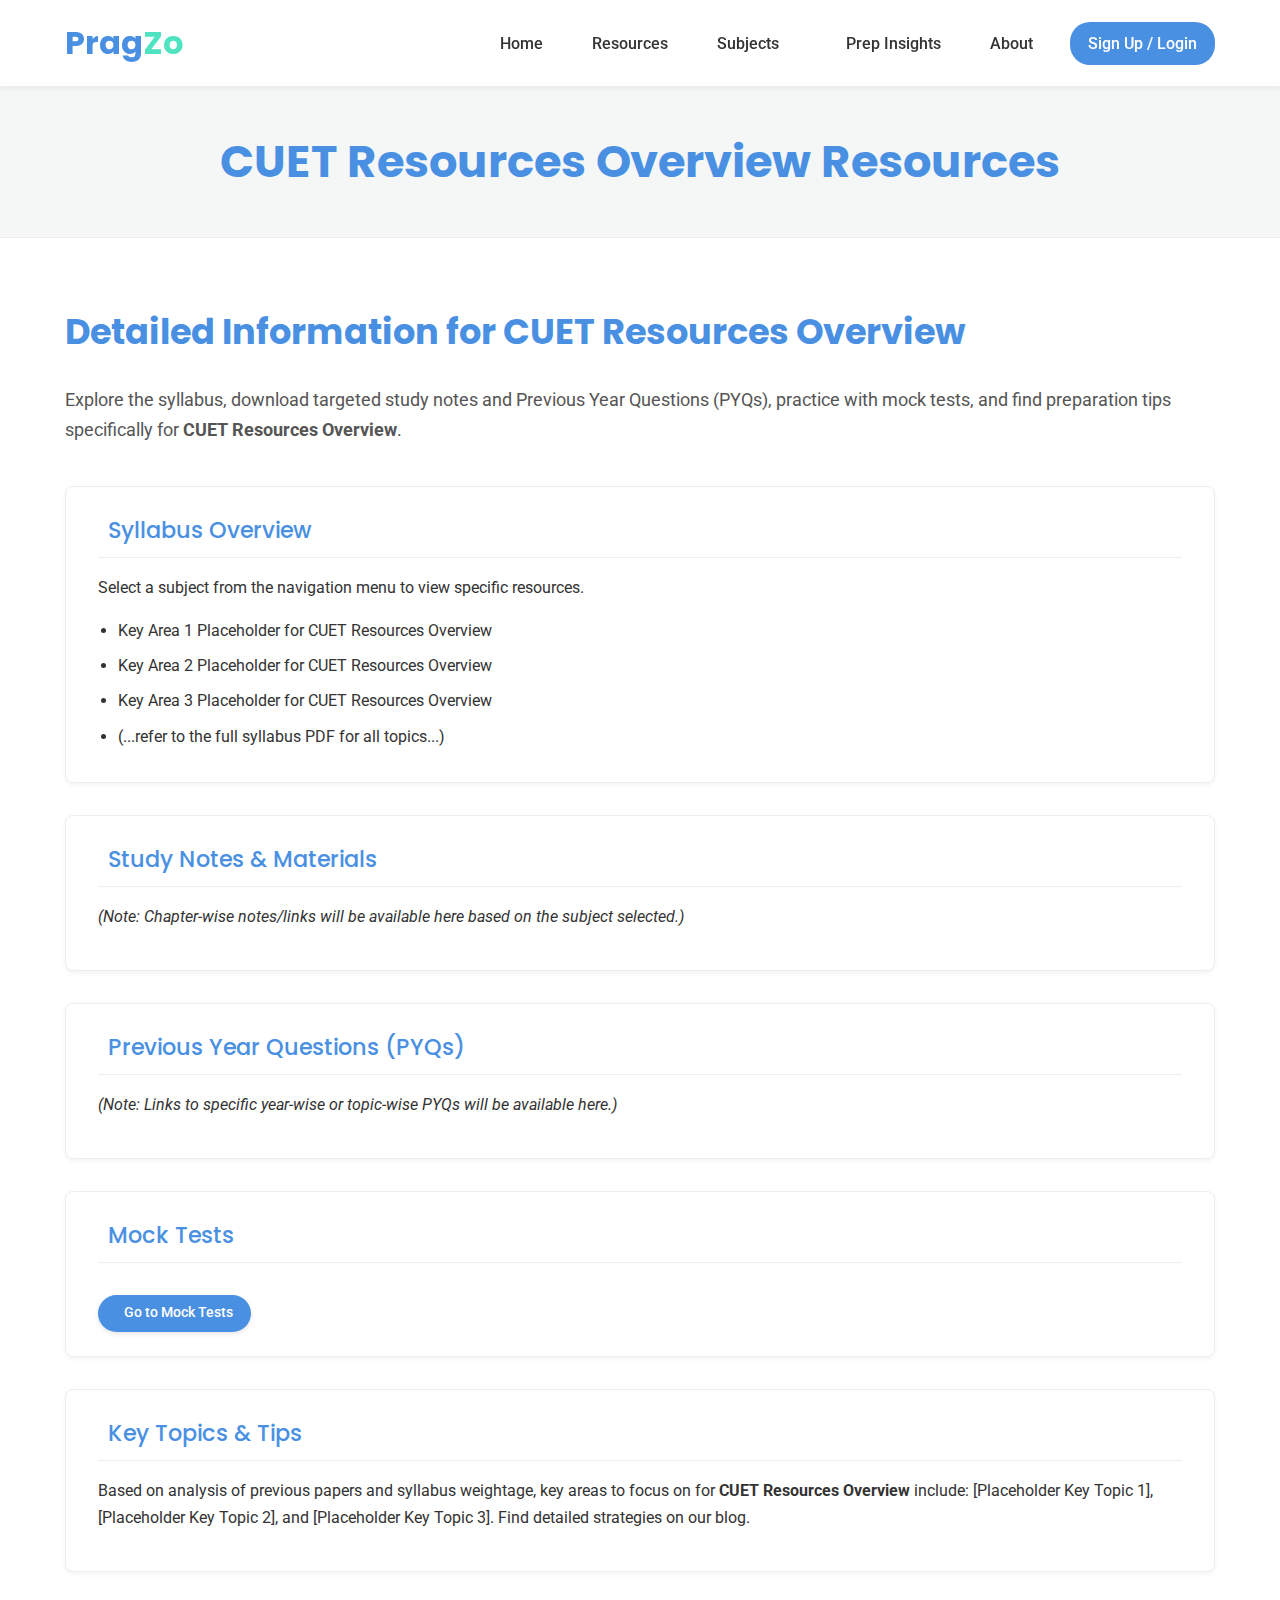
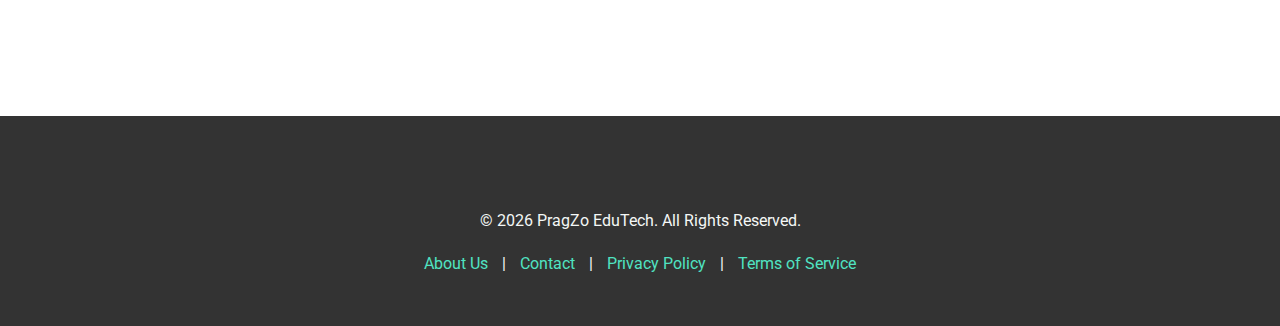
<file: subject-template.html>
<!DOCTYPE html>
<html lang="en">
<head>
    <meta charset="UTF-8">
    <meta name="viewport" content="width=device-width, initial-scale=1.0">
    <title>CUET Subject Resources - PragZo</title>

    <!-- Font Awesome CDN & CSS Link -->
    <link rel="stylesheet" href="https://cdnjs.cloudflare.com/ajax/libs/font-awesome/6.5.1/css/all.min.css" integrity="sha512-DTOQO9RWCH3ppGqcWaEA1BIZOC6xxalwEsw9c2QQeAIftl+Vegovlnee1c9QX4TctnWMn13TZye+giMm8e2LwA==" crossorigin="anonymous" referrerpolicy="no-referrer" />
    <link rel="stylesheet" href="css/style.css">
    <link rel="preconnect" href="https://fonts.googleapis.com">
    <link rel="preconnect" href="https://fonts.gstatic.com" crossorigin>
    <link href="https://fonts.googleapis.com/css2?family=Poppins:wght@500;700&family=Roboto:wght@400;500&display=swap" rel="stylesheet">
</head>
<body>

    <!-- Header -->
     <header>
        <div class="container">
            <a href="index.html#hero" class="logo">Prag<span>Zo</span></a>
            <nav>
                <ul>
                    <li><a href="index.html#hero" class="nav-link">Home</a></li>
                    <li><a href="index.html#cuet-features" class="nav-link">Resources</a></li>
                    <li class="dropdown">
                         <a href="subjects.html" class="nav-link" aria-haspopup="true" aria-expanded="false">Subjects
                         <ul class="dropdown-menu">
                            <li><a href="subject-template.html?subject=English">English</a></li>
                            <li><a href="subject-template.html?subject=Hindi">Hindi</a></li>
                            <li><hr></li>
                            <li><a href="subject-template.html?subject=Physics">Physics</a></li>
                            <li><a href="subject-template.html?subject=Chemistry">Chemistry</a></li>
                            <li><a href="subject-template.html?subject=Biology">Biology</a></li>
                            <li><a href="subject-template.html?subject=Maths">Mathematics</a></li>
                             <li><hr></li>
                            <li><a href="subject-template.html?subject=Accountancy">Accountancy</a></li>
                            <li><a href="subject-template.html?subject=Economics">Economics</a></li>
                            <li><a href="subject-template.html?subject=BusinessStudies">Business Studies</a></li>
                             <li><hr></li>
                            <li><a href="subject-template.html?subject=History">History</a></li>
                            <li><a href="subject-template.html?subject=Geography">Geography</a></li>
                            <li><a href="subject-template.html?subject=PoliticalScience">Political Science</a></li>
                            <li><a href="subject-template.html?subject=Psychology">Psychology</a></li>
                            <li><hr></li>
                            <li><a href="subject-template.html?subject=GeneralTest">General Test</a></li>
                        </ul>
                    </li>
                    <li><a href="prep-insights.html" class="nav-link">Prep Insights</a></li>
                    <li><a href="about.html" class="nav-link">About</a></li>
                    <li><a href="login.html" class="nav-button">Sign Up / Login</a></li>
                </ul>
            </nav>
        </div>
    </header>

    <!-- Page Hero/Banner - Title set by JS -->
    <section id="page-hero" class="simple-hero">
        <div class="container">
            <h1 id="subject-title">CUET Subject Resources</h1>
        </div>
    </section>

    <!-- Main Content Area -->
    <section id="subject-content" class="page-section">
        <div class="container">
            <h2 id="subject-subtitle">Resources for <span class="subject-name-placeholder">[Subject Name]</span></h2>
            <p style="margin-bottom: 2.5rem; font-size: 1.1em; color: #555;">Explore the syllabus, download targeted study notes and Previous Year Questions (PYQs), practice with mock tests, and find preparation tips specifically for <strong class="subject-name-placeholder">[Subject Name]</strong>.</p>

            <!-- Sections for Syllabus, Notes, PYQs, Mock Tests -->
            <div class="subject-section">
                <h3><i class="fas fa-book-open"></i> Syllabus Overview</h3>
                <p id="syllabus-info">Understanding the official NTA CUET syllabus is the first step. Below is a summary of key areas covered for <strong class="subject-name-placeholder">[Subject Name]</strong>. Download the full PDF for detailed topic breakdowns.</p>
                <ul class="key-topics-list">
                    <li>Key Area 1 Placeholder for <span class="subject-name-placeholder">[Subject Name]</span></li>
                    <li>Key Area 2 Placeholder for <span class="subject-name-placeholder">[Subject Name]</span></li>
                    <li>Key Area 3 Placeholder for <span class="subject-name-placeholder">[Subject Name]</span></li>
                    <li>(...refer to the full syllabus PDF for all topics...)</li>
                </ul>
                 <button type="button" class="download-trigger-button modal-trigger" data-modal-id="subject-syllabus-modal" data-pdf-url="#" id="syllabus-pdf-trigger" style="display: none;">
                    <i class="fas fa-download"></i> Download Full Syllabus PDF
                </button>
            </div>

             <div class="subject-section">
                <h3><i class="fas fa-file-alt"></i> Study Notes & Materials</h3>
                <p id="notes-info">Access curated study notes designed to cover the essential concepts for <strong class="subject-name-placeholder">[Subject Name]</strong> based on the NCERT framework and CUET pattern. Download the chapter-wise notes below.</p>
                 <p><em>(Note: Chapter-wise notes/links will be available here based on the subject selected.)</em></p>
                 <button type="button" class="download-trigger-button modal-trigger" data-modal-id="subject-notes-modal" data-pdf-url="#" id="notes-pdf-trigger" style="display: none;">
                    <i class="fas fa-download"></i> Download Compiled Notes PDF
                 </button>
            </div>

            <div class="subject-section">
                <h3><i class="fas fa-history"></i> Previous Year Questions (PYQs)</h3>
                <p id="pyq-info">Practice makes perfect! Solve actual past questions asked in the <strong class="subject-name-placeholder">[Subject Name]</strong> section of CUET to understand the exam's difficulty level and question types.</p>
                 <p><em>(Note: Links to specific year-wise or topic-wise PYQs will be available here.)</em></p>
                 <button type="button" class="download-trigger-button modal-trigger" data-modal-id="subject-pyq-modal" data-pdf-url="#" id="pyq-pdf-trigger" style="display: none;">
                    <i class="fas fa-download"></i> Download PYQ Set PDF
                 </button>
            </div>

             <div class="subject-section">
                <h3><i class="fas fa-clipboard-check"></i> Mock Tests</h3>
                <p id="mock-test-info">Test your preparation under exam-like conditions. Access full-length and sectional mock tests that include the <strong class="subject-name-placeholder">[Subject Name]</strong> syllabus. Analyze your performance to identify areas for improvement.</p>
                 <a href="login.html" class="download-link" id="mock-test-link"> 
                     <i class="fas fa-pencil-alt"></i> Go to Mock Tests
                 </a>
            </div>

             <div class="subject-section">
                <h3><i class="fas fa-lightbulb"></i> Key Topics & Tips</h3>
                <p>Based on analysis of previous papers and syllabus weightage, key areas to focus on for <strong class="subject-name-placeholder">[Subject Name]</strong> include: [Placeholder Key Topic 1], [Placeholder Key Topic 2], and [Placeholder Key Topic 3]. Find detailed strategies on our blog.</p>
                 <ul id="related-blogs">
                    <li>Loading related articles...</li>
                 </ul>
            </div>

        </div>
    </section>

    <!-- Footer -->
    <footer>
        <div class="container">
            <div class="social-media">
                <a href="#" target="_blank" title="Instagram"><i class="fab fa-instagram"></i></a>
                <a href="#" target="_blank" title="YouTube"><i class="fab fa-youtube"></i></a>
                <a href="#" target="_blank" title="LinkedIn"><i class="fab fa-linkedin-in"></i></a>
                <a href="#" target="_blank" title="Facebook"><i class="fab fa-facebook-f"></i></a>
                <a href="#" target="_blank" title="Telegram"><i class="fab fa-telegram"></i></a>
            </div>
            <p>© <span id="current-year"></span> PragZo EduTech. All Rights Reserved.</p>
            <p>
                <a href="about.html">About Us</a> |
                <a href="contact.html">Contact</a> |
                <a href="privacy.html">Privacy Policy</a> |
                <a href="terms.html">Terms of Service</a>
            </p>
        </div>
    </footer>

     <!-- Modal Download Forms (Copied from index.html) -->
     <div class="modal-container" id="syllabus-modal"> <div class="modal-overlay modal-close"></div> <div class="modal-content"> <button class="modal-close-button modal-close" aria-label="Close Modal">×</button> <h3 class="modal-title">Download Syllabus PDF</h3> <p class="form-prompt">Please enter your details below:</p> <form class="modal-download-form"> <div class="form-group"><input type="text" name="name" placeholder="Your Name" required></div> <div class="form-group"><input type="email" name="email" placeholder="Your Email" required></div> <div class="form-group"><input type="tel" name="phone" placeholder="Mobile Number (Optional)" pattern="[6-9]{1}[0-9]{9}" title="Enter a valid 10-digit Indian mobile number"></div> <input type="hidden" name="resource_id" value="syllabus"> <button type="submit" class="submit-download-button"><i class="fas fa-download"></i> Submit & Download</button> </form> </div> </div>
     <div class="modal-container" id="pattern-modal"> <div class="modal-overlay modal-close"></div> <div class="modal-content"> <button class="modal-close-button modal-close" aria-label="Close Modal">×</button> <h3 class="modal-title">Download Pattern PDF</h3> <p class="form-prompt">Please enter your details below:</p> <form class="modal-download-form"> <div class="form-group"><input type="text" name="name" placeholder="Your Name" required></div> <div class="form-group"><input type="email" name="email" placeholder="Your Email" required></div> <div class="form-group"><input type="tel" name="phone" placeholder="Mobile Number (Optional)" pattern="[6-9]{1}[0-9]{9}" title="Enter a valid 10-digit Indian mobile number"></div> <input type="hidden" name="resource_id" value="pattern"> <button type="submit" class="submit-download-button"><i class="fas fa-download"></i> Submit & Download</button> </form> </div> </div>
     <div class="modal-container" id="pyq-modal"> <div class="modal-overlay modal-close"></div> <div class="modal-content"> <button class="modal-close-button modal-close" aria-label="Close Modal">×</button> <h3 class="modal-title">Download PYQs PDF</h3> <p class="form-prompt">Please enter your details below:</p> <form class="modal-download-form"> <div class="form-group"><input type="text" name="name" placeholder="Your Name" required></div> <div class="form-group"><input type="email" name="email" placeholder="Your Email" required></div> <div class="form-group"><input type="tel" name="phone" placeholder="Mobile Number (Optional)" pattern="[6-9]{1}[0-9]{9}" title="Enter a valid 10-digit Indian mobile number"></div> <input type="hidden" name="resource_id" value="pyq_general"> <button type="submit" class="submit-download-button"><i class="fas fa-download"></i> Submit & Download</button> </form> </div> </div>
     <div class="modal-container" id="mocktest-info-modal"> <div class="modal-overlay modal-close"></div> <div class="modal-content"> <button class="modal-close-button modal-close" aria-label="Close Modal">×</button> <h3 class="modal-title">Download Mock Test Info PDF</h3> <p class="form-prompt">Please enter your details below:</p> <form class="modal-download-form"> <div class="form-group"><input type="text" name="name" placeholder="Your Name" required></div> <div class="form-group"><input type="email" name="email" placeholder="Your Email" required></div> <div class="form-group"><input type="tel" name="phone" placeholder="Mobile Number (Optional)" pattern="[6-9]{1}[0-9]{9}" title="Enter a valid 10-digit Indian mobile number"></div> <input type="hidden" name="resource_id" value="mocktest_info"> <button type="submit" class="submit-download-button"><i class="fas fa-download"></i> Submit & Download</button> </form> </div> </div>
     <div class="modal-container" id="news-modal"> <div class="modal-overlay modal-close"></div> <div class="modal-content"> <button class="modal-close-button modal-close" aria-label="Close Modal">×</button> <h3 class="modal-title">Download Latest News PDF</h3> <p class="form-prompt">Please enter your details below:</p> <form class="modal-download-form"> <div class="form-group"><input type="text" name="name" placeholder="Your Name" required></div> <div class="form-group"><input type="email" name="email" placeholder="Your Email" required></div> <div class="form-group"><input type="tel" name="phone" placeholder="Mobile Number (Optional)" pattern="[6-9]{1}[0-9]{9}" title="Enter a valid 10-digit Indian mobile number"></div> <input type="hidden" name="resource_id" value="latest_news"> <button type="submit" class="submit-download-button"><i class="fas fa-download"></i> Submit & Download</button> </form> </div> </div>
     <div class="modal-container" id="subject-syllabus-modal"> <div class="modal-overlay modal-close"></div> <div class="modal-content"> <button class="modal-close-button modal-close" aria-label="Close Modal">×</button> <h3 class="modal-title">Download Syllabus PDF</h3> <p class="form-prompt">Please enter your details below:</p> <form class="modal-download-form"> <div class="form-group"><input type="text" name="name" placeholder="Your Name" required></div> <div class="form-group"><input type="email" name="email" placeholder="Your Email" required></div> <div class="form-group"><input type="tel" name="phone" placeholder="Mobile Number (Optional)" pattern="[6-9]{1}[0-9]{9}" title="Enter a valid 10-digit Indian mobile number"></div> <input type="hidden" name="resource_id" value="subject_syllabus"> <button type="submit" class="submit-download-button"><i class="fas fa-download"></i> Submit & Download</button> </form> </div> </div>
     <div class="modal-container" id="subject-notes-modal"> <div class="modal-overlay modal-close"></div> <div class="modal-content"> <button class="modal-close-button modal-close" aria-label="Close Modal">×</button> <h3 class="modal-title">Download Notes PDF</h3> <p class="form-prompt">Please enter your details below:</p> <form class="modal-download-form"> <div class="form-group"><input type="text" name="name" placeholder="Your Name" required></div> <div class="form-group"><input type="email" name="email" placeholder="Your Email" required></div> <div class="form-group"><input type="tel" name="phone" placeholder="Mobile Number (Optional)" pattern="[6-9]{1}[0-9]{9}" title="Enter a valid 10-digit Indian mobile number"></div> <input type="hidden" name="resource_id" value="subject_notes"> <button type="submit" class="submit-download-button"><i class="fas fa-download"></i> Submit & Download</button> </form> </div> </div>
     <div class="modal-container" id="subject-pyq-modal"> <div class="modal-overlay modal-close"></div> <div class="modal-content"> <button class="modal-close-button modal-close" aria-label="Close Modal">×</button> <h3 class="modal-title">Download PYQs PDF</h3> <p class="form-prompt">Please enter your details below:</p> <form class="modal-download-form"> <div class="form-group"><input type="text" name="name" placeholder="Your Name" required></div> <div class="form-group"><input type="email" name="email" placeholder="Your Email" required></div> <div class="form-group"><input type="tel" name="phone" placeholder="Mobile Number (Optional)" pattern="[6-9]{1}[0-9]{9}" title="Enter a valid 10-digit Indian mobile number"></div> <input type="hidden" name="resource_id" value="subject_pyq"> <button type="submit" class="submit-download-button"><i class="fas fa-download"></i> Submit & Download</button> </form> </div> </div>
    <!-- End Modal Download Forms -->

    <!-- Link to your JavaScript file -->
    <script src="js/script.js"></script>
    <!-- Subject-specific JS is now integrated into script.js -->

</body>
</html>
</file>
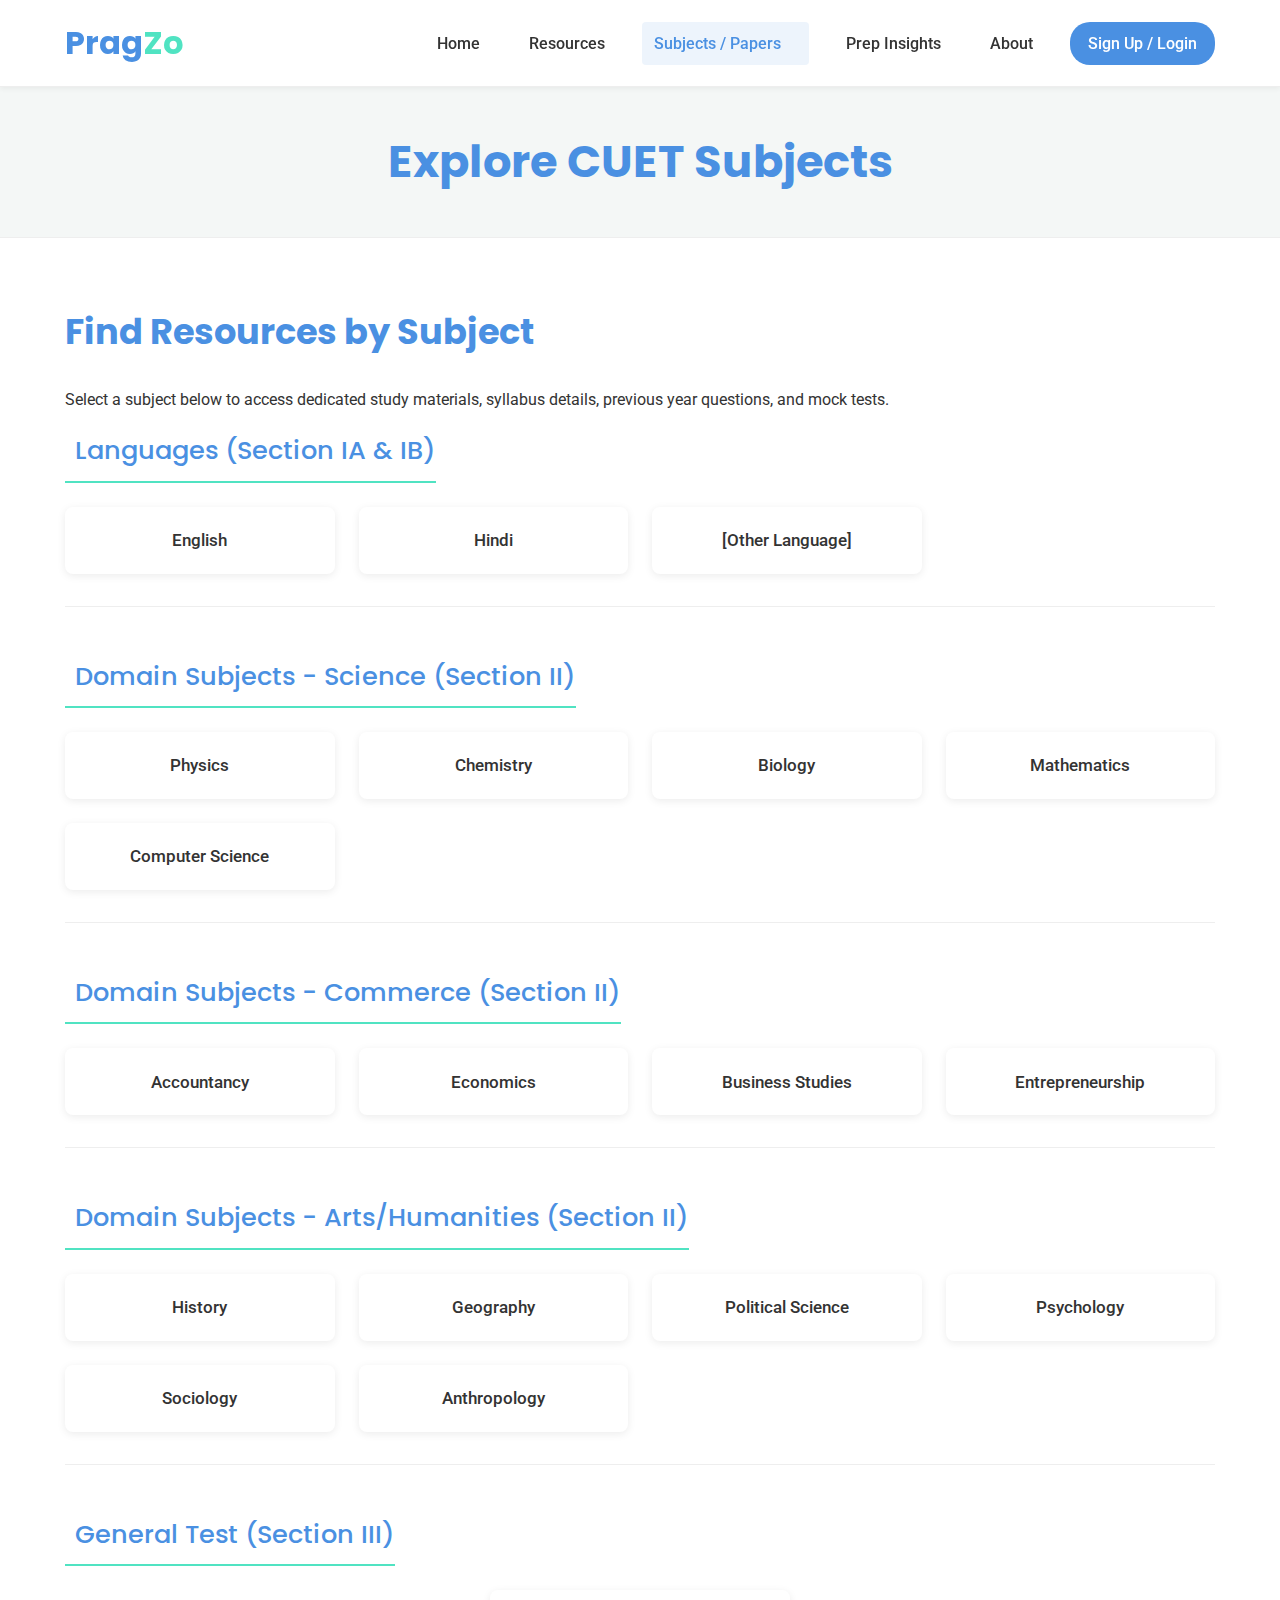
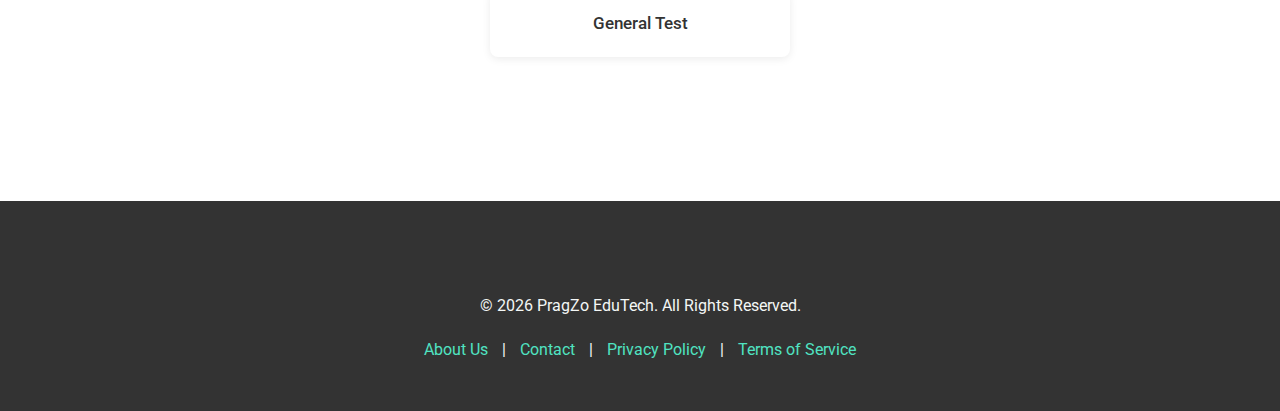
<file: subjects.html>
<!DOCTYPE html>
<html lang="en">
<head>
    <meta charset="UTF-8">
    <meta name="viewport" content="width=device-width, initial-scale=1.0">
    <title>All CUET Subjects - PragZo</title> <!-- Page Title -->

    <!-- Font Awesome CDN & CSS Link -->
    <link rel="stylesheet" href="https://cdnjs.cloudflare.com/ajax/libs/font-awesome/6.5.1/css/all.min.css" integrity="sha512-DTOQO9RWCH3ppGqcWaEA1BIZOC6xxalwEsw9c2QQeAIftl+Vegovlnee1c9QX4TctnWMn13TZye+giMm8e2LwA==" crossorigin="anonymous" referrerpolicy="no-referrer" />
    <link rel="stylesheet" href="css/style.css">
    <link rel="preconnect" href="https://fonts.googleapis.com">
    <link rel="preconnect" href="https://fonts.gstatic.com" crossorigin>
    <link href="https://fonts.googleapis.com/css2?family=Poppins:wght@500;700&family=Roboto:wght@400;500&display=swap" rel="stylesheet">
</head>
<body>

    <!-- Header (Copied from index.html, ensure nav link 'active' status is correct) -->
     <header>
        <div class="container">
            <a href="index.html#hero" class="logo">Prag<span>Zo</span></a>
            <nav>
                <ul>
                    <li><a href="index.html#hero" class="nav-link">Home</a></li>
                    <li><a href="index.html#cuet-features" class="nav-link">Resources</a></li>
                    <li class="dropdown">
                        <!-- Link now points to this page, still acts as hover trigger -->
                        <a href="subjects.html" class="nav-link active" aria-haspopup="true" aria-expanded="false">Subjects / Papers</a>
                         <ul class="dropdown-menu">
                            <li><a href="subject-template.html?subject=English">English</a></li>
                            <li><a href="subject-template.html?subject=Hindi">Hindi</a></li>
                            <li><hr></li>
                            <li><a href="subject-template.html?subject=Physics">Physics</a></li>
                            <li><a href="subject-template.html?subject=Chemistry">Chemistry</a></li>
                            <li><a href="subject-template.html?subject=Biology">Biology</a></li>
                            <li><a href="subject-template.html?subject=Maths">Mathematics</a></li>
                             <li><hr></li>
                            <li><a href="subject-template.html?subject=Accountancy">Accountancy</a></li>
                            <li><a href="subject-template.html?subject=Economics">Economics</a></li>
                            <li><a href="subject-template.html?subject=BusinessStudies">Business Studies</a></li>
                             <li><hr></li>
                            <li><a href="subject-template.html?subject=History">History</a></li>
                            <li><a href="subject-template.html?subject=Geography">Geography</a></li>
                            <li><a href="subject-template.html?subject=PoliticalScience">Political Science</a></li>
                            <li><a href="subject-template.html?subject=Psychology">Psychology</a></li>
                            <li><hr></li>
                            <li><a href="subject-template.html?subject=GeneralTest">General Test</a></li>
                        </ul>
                    </li>
                    <li><a href="prep-insights.html" class="nav-link">Prep Insights</a></li>
                    <li><a href="about.html" class="nav-link">About</a></li>
                    <li><a href="login.html" class="nav-button">Sign Up / Login</a></li>
                </ul>
            </nav>
        </div>
    </header>

    <!-- Page Hero/Banner -->
    <section id="page-hero" class="simple-hero">
        <div class="container">
            <h1>Explore CUET Subjects</h1>
        </div>
    </section>

    <!-- Main Content Area - Subject Listing -->
    <section id="subject-listing" class="page-section">
        <div class="container">
            <h2>Find Resources by Subject</h2>
            <p>Select a subject below to access dedicated study materials, syllabus details, previous year questions, and mock tests.</p>

            <!-- Languages -->
            <div class="subject-category">
                <h3><i class="fas fa-language"></i> Languages (Section IA & IB)</h3>
                <div class="subjects-grid">
                    <div class="subject-link-item"><a href="subject-template.html?subject=English">English</a></div>
                    <div class="subject-link-item"><a href="subject-template.html?subject=Hindi">Hindi</a></div>
                    <!-- Add other language links as needed -->
                    <div class="subject-link-item"><a href="#">[Other Language]</a></div>
                </div>
            </div>

             <!-- Domain Subjects - Science -->
             <div class="subject-category">
                <h3><i class="fas fa-flask"></i> Domain Subjects - Science (Section II)</h3>
                <div class="subjects-grid">
                    <div class="subject-link-item"><a href="subject-template.html?subject=Physics">Physics</a></div>
                    <div class="subject-link-item"><a href="subject-template.html?subject=Chemistry">Chemistry</a></div>
                    <div class="subject-link-item"><a href="subject-template.html?subject=Biology">Biology</a></div>
                    <div class="subject-link-item"><a href="subject-template.html?subject=Maths">Mathematics</a></div>
                    <!-- Add other science domain subjects -->
                    <div class="subject-link-item"><a href="#">Computer Science</a></div>
                </div>
            </div>

             <!-- Domain Subjects - Commerce -->
             <div class="subject-category">
                <h3><i class="fas fa-chart-line"></i> Domain Subjects - Commerce (Section II)</h3>
                <div class="subjects-grid">
                    <div class="subject-link-item"><a href="subject-template.html?subject=Accountancy">Accountancy</a></div>
                    <div class="subject-link-item"><a href="subject-template.html?subject=Economics">Economics</a></div>
                    <div class="subject-link-item"><a href="subject-template.html?subject=BusinessStudies">Business Studies</a></div>
                    <!-- Add other commerce domain subjects -->
                     <div class="subject-link-item"><a href="#">Entrepreneurship</a></div>
                </div>
            </div>

            <!-- Domain Subjects - Arts/Humanities -->
             <div class="subject-category">
                <h3><i class="fas fa-landmark"></i> Domain Subjects - Arts/Humanities (Section II)</h3>
                <div class="subjects-grid">
                    <div class="subject-link-item"><a href="subject-template.html?subject=History">History</a></div>
                    <div class="subject-link-item"><a href="subject-template.html?subject=Geography">Geography</a></div>
                    <div class="subject-link-item"><a href="subject-template.html?subject=PoliticalScience">Political Science</a></div>
                    <div class="subject-link-item"><a href="subject-template.html?subject=Psychology">Psychology</a></div>
                     <!-- Add other arts domain subjects -->
                     <div class="subject-link-item"><a href="#">Sociology</a></div>
                     <div class="subject-link-item"><a href="#">Anthropology</a></div>
                </div>
            </div>

            <!-- General Test -->
             <div class="subject-category">
                <h3><i class="fas fa-graduation-cap"></i> General Test (Section III)</h3>
                <div class="subjects-grid single-item"> <!-- Special class for single item styling? -->
                     <div class="subject-link-item"><a href="subject-template.html?subject=GeneralTest">General Test</a></div>
                </div>
            </div>

        </div>
    </section>

    <!-- Footer -->
    <footer>
        <div class="container">
            <div class="social-media">
                <a href="#" target="_blank" title="Instagram"><i class="fab fa-instagram"></i></a>
                <a href="#" target="_blank" title="YouTube"><i class="fab fa-youtube"></i></a>
                <a href="#" target="_blank" title="LinkedIn"><i class="fab fa-linkedin-in"></i></a>
                <a href="#" target="_blank" title="Facebook"><i class="fab fa-facebook-f"></i></a>
                <a href="#" target="_blank" title="Telegram"><i class="fab fa-telegram"></i></a>
            </div>
            <p>© <span id="current-year"></span> PragZo EduTech. All Rights Reserved.</p>
            <p>
                <a href="about.html">About Us</a> |
                <a href="contact.html">Contact</a> |
                <a href="privacy.html">Privacy Policy</a> |
                <a href="terms.html">Terms of Service</a>
            </p>
        </div>
    </footer>

    <!-- Modal Download Forms (Include modals on all pages for consistency if triggers are present) -->
    <!-- [COPY THE ENTIRE MODAL BLOCK FROM index.html and PASTE HERE] -->
     <div class="modal-container" id="syllabus-modal"> <div class="modal-overlay modal-close"></div> <div class="modal-content"> <button class="modal-close-button modal-close" aria-label="Close Modal">×</button> <h3 class="modal-title">Download Syllabus PDF</h3> <p class="form-prompt">Please enter your details below:</p> <form class="modal-download-form"> <div class="form-group"><input type="text" name="name" placeholder="Your Name" required></div> <div class="form-group"><input type="email" name="email" placeholder="Your Email" required></div> <div class="form-group"><input type="tel" name="phone" placeholder="Mobile Number (Optional)" pattern="[6-9]{1}[0-9]{9}" title="Enter a valid 10-digit Indian mobile number"></div> <input type="hidden" name="resource_id" value="syllabus"> <button type="submit" class="submit-download-button"><i class="fas fa-download"></i> Submit & Download</button> </form> </div> </div>
     <div class="modal-container" id="pattern-modal"> <div class="modal-overlay modal-close"></div> <div class="modal-content"> <button class="modal-close-button modal-close" aria-label="Close Modal">×</button> <h3 class="modal-title">Download Pattern PDF</h3> <p class="form-prompt">Please enter your details below:</p> <form class="modal-download-form"> <div class="form-group"><input type="text" name="name" placeholder="Your Name" required></div> <div class="form-group"><input type="email" name="email" placeholder="Your Email" required></div> <div class="form-group"><input type="tel" name="phone" placeholder="Mobile Number (Optional)" pattern="[6-9]{1}[0-9]{9}" title="Enter a valid 10-digit Indian mobile number"></div> <input type="hidden" name="resource_id" value="pattern"> <button type="submit" class="submit-download-button"><i class="fas fa-download"></i> Submit & Download</button> </form> </div> </div>
     <div class="modal-container" id="pyq-modal"> <div class="modal-overlay modal-close"></div> <div class="modal-content"> <button class="modal-close-button modal-close" aria-label="Close Modal">×</button> <h3 class="modal-title">Download PYQs PDF</h3> <p class="form-prompt">Please enter your details below:</p> <form class="modal-download-form"> <div class="form-group"><input type="text" name="name" placeholder="Your Name" required></div> <div class="form-group"><input type="email" name="email" placeholder="Your Email" required></div> <div class="form-group"><input type="tel" name="phone" placeholder="Mobile Number (Optional)" pattern="[6-9]{1}[0-9]{9}" title="Enter a valid 10-digit Indian mobile number"></div> <input type="hidden" name="resource_id" value="pyq_general"> <button type="submit" class="submit-download-button"><i class="fas fa-download"></i> Submit & Download</button> </form> </div> </div>
     <div class="modal-container" id="mocktest-info-modal"> <div class="modal-overlay modal-close"></div> <div class="modal-content"> <button class="modal-close-button modal-close" aria-label="Close Modal">×</button> <h3 class="modal-title">Download Mock Test Info PDF</h3> <p class="form-prompt">Please enter your details below:</p> <form class="modal-download-form"> <div class="form-group"><input type="text" name="name" placeholder="Your Name" required></div> <div class="form-group"><input type="email" name="email" placeholder="Your Email" required></div> <div class="form-group"><input type="tel" name="phone" placeholder="Mobile Number (Optional)" pattern="[6-9]{1}[0-9]{9}" title="Enter a valid 10-digit Indian mobile number"></div> <input type="hidden" name="resource_id" value="mocktest_info"> <button type="submit" class="submit-download-button"><i class="fas fa-download"></i> Submit & Download</button> </form> </div> </div>
     <div class="modal-container" id="news-modal"> <div class="modal-overlay modal-close"></div> <div class="modal-content"> <button class="modal-close-button modal-close" aria-label="Close Modal">×</button> <h3 class="modal-title">Download Latest News PDF</h3> <p class="form-prompt">Please enter your details below:</p> <form class="modal-download-form"> <div class="form-group"><input type="text" name="name" placeholder="Your Name" required></div> <div class="form-group"><input type="email" name="email" placeholder="Your Email" required></div> <div class="form-group"><input type="tel" name="phone" placeholder="Mobile Number (Optional)" pattern="[6-9]{1}[0-9]{9}" title="Enter a valid 10-digit Indian mobile number"></div> <input type="hidden" name="resource_id" value="latest_news"> <button type="submit" class="submit-download-button"><i class="fas fa-download"></i> Submit & Download</button> </form> </div> </div>
     <div class="modal-container" id="subject-syllabus-modal"> <div class="modal-overlay modal-close"></div> <div class="modal-content"> <button class="modal-close-button modal-close" aria-label="Close Modal">×</button> <h3 class="modal-title">Download Syllabus PDF</h3> <p class="form-prompt">Please enter your details below:</p> <form class="modal-download-form"> <div class="form-group"><input type="text" name="name" placeholder="Your Name" required></div> <div class="form-group"><input type="email" name="email" placeholder="Your Email" required></div> <div class="form-group"><input type="tel" name="phone" placeholder="Mobile Number (Optional)" pattern="[6-9]{1}[0-9]{9}" title="Enter a valid 10-digit Indian mobile number"></div> <input type="hidden" name="resource_id" value="subject_syllabus"> <button type="submit" class="submit-download-button"><i class="fas fa-download"></i> Submit & Download</button> </form> </div> </div>
     <div class="modal-container" id="subject-notes-modal"> <div class="modal-overlay modal-close"></div> <div class="modal-content"> <button class="modal-close-button modal-close" aria-label="Close Modal">×</button> <h3 class="modal-title">Download Notes PDF</h3> <p class="form-prompt">Please enter your details below:</p> <form class="modal-download-form"> <div class="form-group"><input type="text" name="name" placeholder="Your Name" required></div> <div class="form-group"><input type="email" name="email" placeholder="Your Email" required></div> <div class="form-group"><input type="tel" name="phone" placeholder="Mobile Number (Optional)" pattern="[6-9]{1}[0-9]{9}" title="Enter a valid 10-digit Indian mobile number"></div> <input type="hidden" name="resource_id" value="subject_notes"> <button type="submit" class="submit-download-button"><i class="fas fa-download"></i> Submit & Download</button> </form> </div> </div>
     <div class="modal-container" id="subject-pyq-modal"> <div class="modal-overlay modal-close"></div> <div class="modal-content"> <button class="modal-close-button modal-close" aria-label="Close Modal">×</button> <h3 class="modal-title">Download PYQs PDF</h3> <p class="form-prompt">Please enter your details below:</p> <form class="modal-download-form"> <div class="form-group"><input type="text" name="name" placeholder="Your Name" required></div> <div class="form-group"><input type="email" name="email" placeholder="Your Email" required></div> <div class="form-group"><input type="tel" name="phone" placeholder="Mobile Number (Optional)" pattern="[6-9]{1}[0-9]{9}" title="Enter a valid 10-digit Indian mobile number"></div> <input type="hidden" name="resource_id" value="subject_pyq"> <button type="submit" class="submit-download-button"><i class="fas fa-download"></i> Submit & Download</button> </form> </div> </div>
    <!-- End Modal Download Forms -->

    <!-- Link to your JavaScript file -->
    <script src="js/script.js"></script>

</body>
</html>
</file>
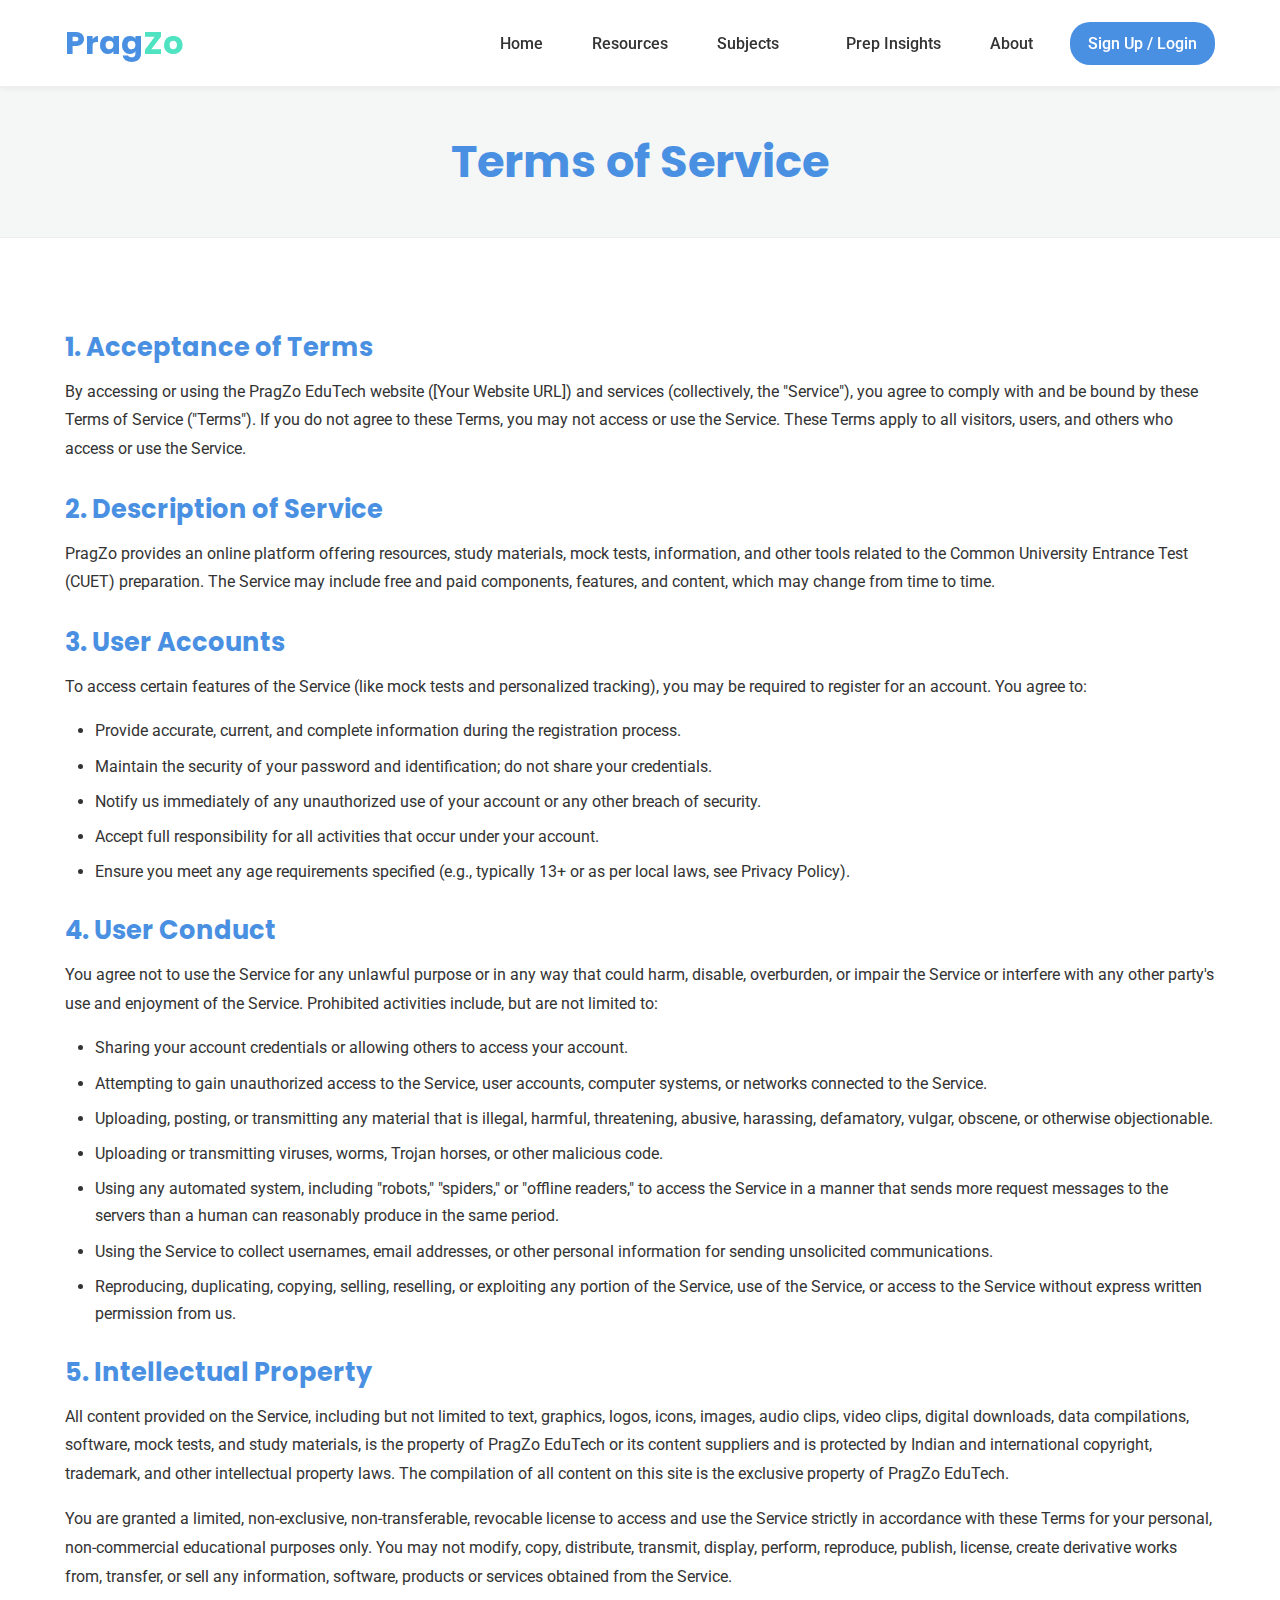
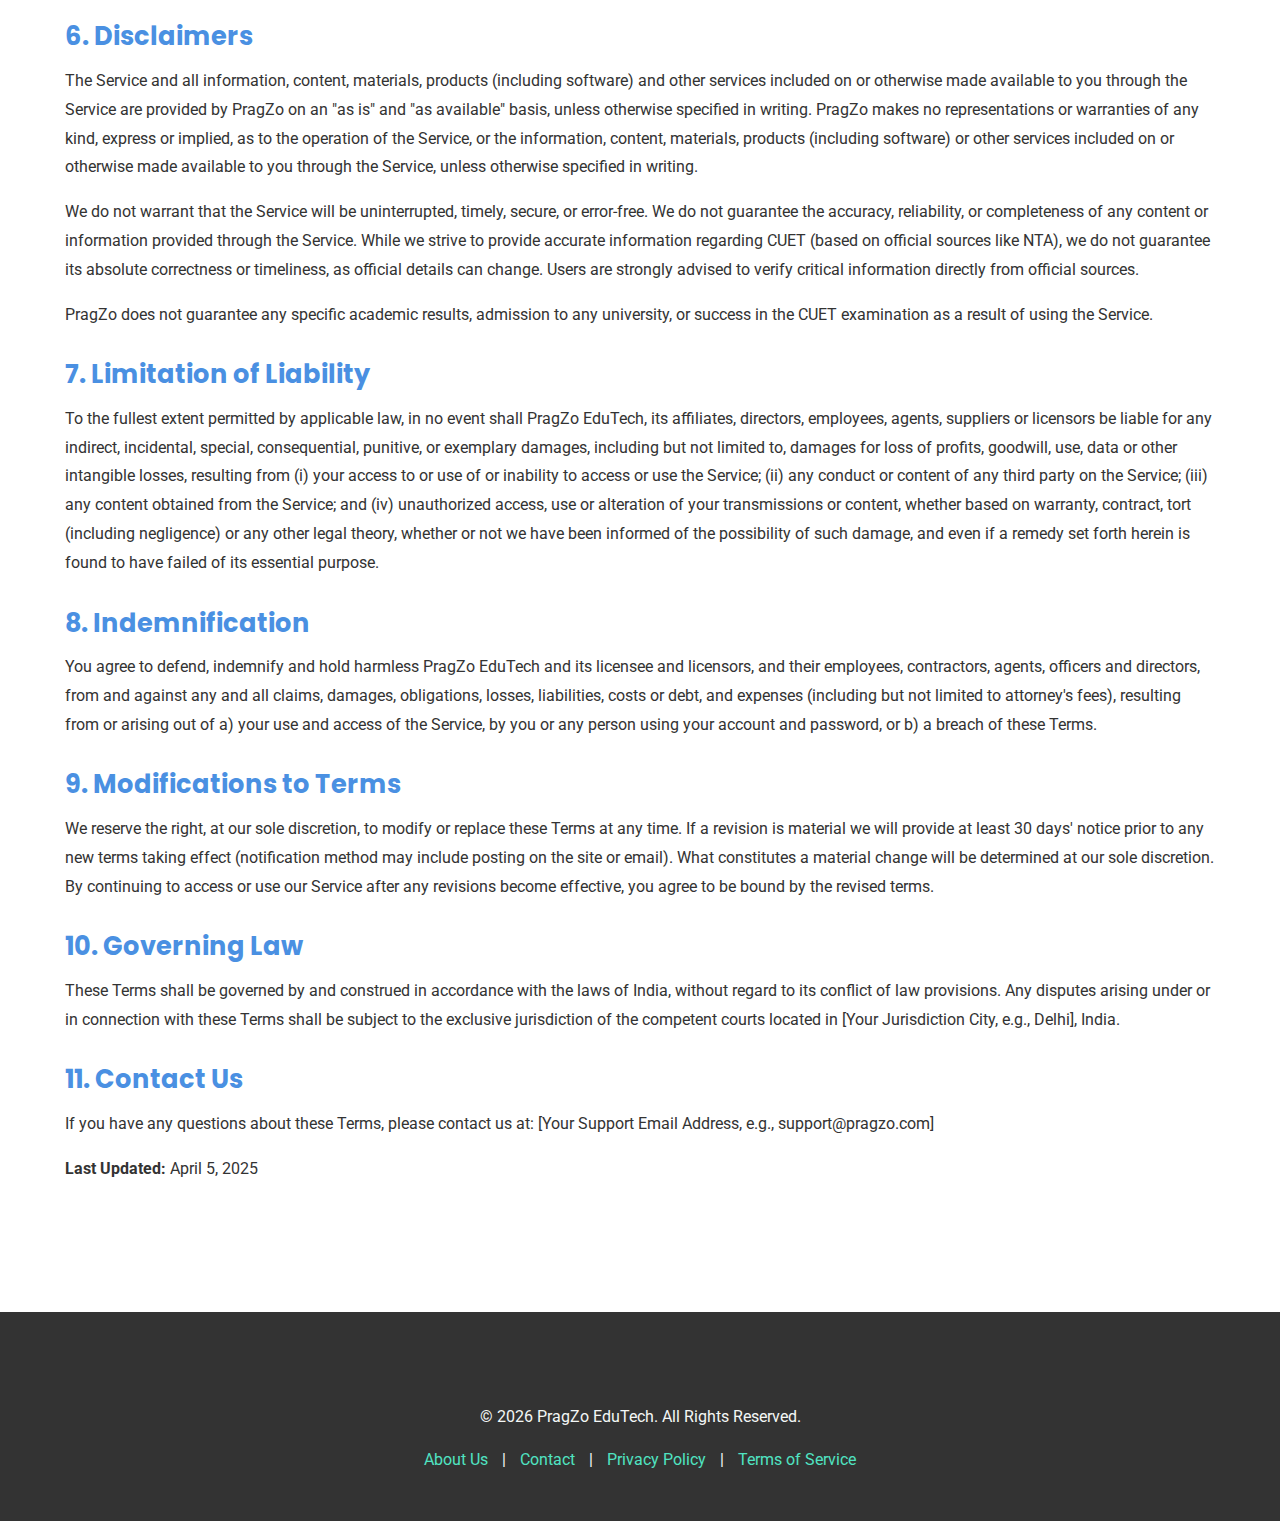
<file: terms.html>
<!DOCTYPE html>
<html lang="en">
<head>
    <meta charset="UTF-8">
    <meta name="viewport" content="width=device-width, initial-scale=1.0">
    <title>Terms of Service - PragZo</title>

    <!-- Font Awesome CDN & CSS Link -->
    <link rel="stylesheet" href="https://cdnjs.cloudflare.com/ajax/libs/font-awesome/6.5.1/css/all.min.css" integrity="sha512-DTOQO9RWCH3ppGqcWaEA1BIZOC6xxalwEsw9c2QQeAIftl+Vegovlnee1c9QX4TctnWMn13TZye+giMm8e2LwA==" crossorigin="anonymous" referrerpolicy="no-referrer" />
    <link rel="stylesheet" href="css/style.css">
    <link rel="preconnect" href="https://fonts.googleapis.com">
    <link rel="preconnect" href="https://fonts.gstatic.com" crossorigin>
    <link href="https://fonts.googleapis.com/css2?family=Poppins:wght@500;700&family=Roboto:wght@400;500&display=swap" rel="stylesheet">
</head>
<body>

    <!-- Header -->
    <header>
        <div class="container">
            <a href="index.html#hero" class="logo">Prag<span>Zo</span></a>
            <nav>
                 <ul>
                    <li><a href="index.html#hero" class="nav-link">Home</a></li>
                    <li><a href="index.html#cuet-features" class="nav-link">Resources</a></li>
                    <li class="dropdown">
                         <a href="subjects.html" class="nav-link" aria-haspopup="true" aria-expanded="false">Subjects
                         <ul class="dropdown-menu">
                           <li><a href="subject-template.html?subject=English">English</a></li>
                            <li><a href="subject-template.html?subject=Hindi">Hindi</a></li>
                            <li><hr></li>
                            <li><a href="subject-template.html?subject=Physics">Physics</a></li>
                            <li><a href="subject-template.html?subject=Chemistry">Chemistry</a></li>
                            <li><a href="subject-template.html?subject=Biology">Biology</a></li>
                            <li><a href="subject-template.html?subject=Maths">Mathematics</a></li>
                             <li><hr></li>
                            <li><a href="subject-template.html?subject=Accountancy">Accountancy</a></li>
                            <li><a href="subject-template.html?subject=Economics">Economics</a></li>
                            <li><a href="subject-template.html?subject=BusinessStudies">Business Studies</a></li>
                             <li><hr></li>
                            <li><a href="subject-template.html?subject=History">History</a></li>
                            <li><a href="subject-template.html?subject=Geography">Geography</a></li>
                            <li><a href="subject-template.html?subject=PoliticalScience">Political Science</a></li>
                            <li><a href="subject-template.html?subject=Psychology">Psychology</a></li>
                            <li><hr></li>
                            <li><a href="subject-template.html?subject=GeneralTest">General Test</a></li>
                        </ul>
                    </li>
                   <li><a href="prep-insights.html" class="nav-link">Prep Insights</a></li>
                    <li><a href="about.html" class="nav-link">About</a></li>
                    <li><a href="login.html" class="nav-button">Sign Up / Login</a></li>
                </ul>
            </nav>
        </div>
    </header>

    <!-- Page Hero/Banner -->
    <section id="page-hero" class="simple-hero">
        <div class="container">
            <h1>Terms of Service</h1>
        </div>
    </section>

    <!-- Main Content Area -->
    <section id="legal-content" class="page-section">
        <div class="container">
             <h2>1. Acceptance of Terms</h2>
             <p>By accessing or using the PragZo EduTech website ([Your Website URL]) and services (collectively, the "Service"), you agree to comply with and be bound by these Terms of Service ("Terms"). If you do not agree to these Terms, you may not access or use the Service. These Terms apply to all visitors, users, and others who access or use the Service.</p>
             <h2>2. Description of Service</h2>
             <p>PragZo provides an online platform offering resources, study materials, mock tests, information, and other tools related to the Common University Entrance Test (CUET) preparation. The Service may include free and paid components, features, and content, which may change from time to time.</p>
             <h2>3. User Accounts</h2>
              <p>To access certain features of the Service (like mock tests and personalized tracking), you may be required to register for an account. You agree to:</p>
                <ul>
                    <li>Provide accurate, current, and complete information during the registration process.</li>
                    <li>Maintain the security of your password and identification; do not share your credentials.</li>
                    <li>Notify us immediately of any unauthorized use of your account or any other breach of security.</li>
                    <li>Accept full responsibility for all activities that occur under your account.</li>
                    <li>Ensure you meet any age requirements specified (e.g., typically 13+ or as per local laws, see Privacy Policy).</li>
                </ul>
             <h2>4. User Conduct</h2>
             <p>You agree not to use the Service for any unlawful purpose or in any way that could harm, disable, overburden, or impair the Service or interfere with any other party's use and enjoyment of the Service. Prohibited activities include, but are not limited to:</p>
                 <ul>
                     <li>Sharing your account credentials or allowing others to access your account.</li>
                     <li>Attempting to gain unauthorized access to the Service, user accounts, computer systems, or networks connected to the Service.</li>
                     <li>Uploading, posting, or transmitting any material that is illegal, harmful, threatening, abusive, harassing, defamatory, vulgar, obscene, or otherwise objectionable.</li>
                     <li>Uploading or transmitting viruses, worms, Trojan horses, or other malicious code.</li>
                     <li>Using any automated system, including "robots," "spiders," or "offline readers," to access the Service in a manner that sends more request messages to the servers than a human can reasonably produce in the same period.</li>
                     <li>Using the Service to collect usernames, email addresses, or other personal information for sending unsolicited communications.</li>
                     <li>Reproducing, duplicating, copying, selling, reselling, or exploiting any portion of the Service, use of the Service, or access to the Service without express written permission from us.</li>
                 </ul>
            <h2>5. Intellectual Property</h2>
              <p>All content provided on the Service, including but not limited to text, graphics, logos, icons, images, audio clips, video clips, digital downloads, data compilations, software, mock tests, and study materials, is the property of PragZo EduTech or its content suppliers and is protected by Indian and international copyright, trademark, and other intellectual property laws. The compilation of all content on this site is the exclusive property of PragZo EduTech.</p>
              <p>You are granted a limited, non-exclusive, non-transferable, revocable license to access and use the Service strictly in accordance with these Terms for your personal, non-commercial educational purposes only. You may not modify, copy, distribute, transmit, display, perform, reproduce, publish, license, create derivative works from, transfer, or sell any information, software, products or services obtained from the Service.</p>
             <h2>6. Disclaimers</h2>
              <p>The Service and all information, content, materials, products (including software) and other services included on or otherwise made available to you through the Service are provided by PragZo on an "as is" and "as available" basis, unless otherwise specified in writing. PragZo makes no representations or warranties of any kind, express or implied, as to the operation of the Service, or the information, content, materials, products (including software) or other services included on or otherwise made available to you through the Service, unless otherwise specified in writing.</p>
              <p>We do not warrant that the Service will be uninterrupted, timely, secure, or error-free. We do not guarantee the accuracy, reliability, or completeness of any content or information provided through the Service. While we strive to provide accurate information regarding CUET (based on official sources like NTA), we do not guarantee its absolute correctness or timeliness, as official details can change. Users are strongly advised to verify critical information directly from official sources.</p>
              <p>PragZo does not guarantee any specific academic results, admission to any university, or success in the CUET examination as a result of using the Service.</p>
             <h2>7. Limitation of Liability</h2>
             <p>To the fullest extent permitted by applicable law, in no event shall PragZo EduTech, its affiliates, directors, employees, agents, suppliers or licensors be liable for any indirect, incidental, special, consequential, punitive, or exemplary damages, including but not limited to, damages for loss of profits, goodwill, use, data or other intangible losses, resulting from (i) your access to or use of or inability to access or use the Service; (ii) any conduct or content of any third party on the Service; (iii) any content obtained from the Service; and (iv) unauthorized access, use or alteration of your transmissions or content, whether based on warranty, contract, tort (including negligence) or any other legal theory, whether or not we have been informed of the possibility of such damage, and even if a remedy set forth herein is found to have failed of its essential purpose.</p>
             <h2>8. Indemnification</h2>
             <p>You agree to defend, indemnify and hold harmless PragZo EduTech and its licensee and licensors, and their employees, contractors, agents, officers and directors, from and against any and all claims, damages, obligations, losses, liabilities, costs or debt, and expenses (including but not limited to attorney's fees), resulting from or arising out of a) your use and access of the Service, by you or any person using your account and password, or b) a breach of these Terms.</p>
             <h2>9. Modifications to Terms</h2>
              <p>We reserve the right, at our sole discretion, to modify or replace these Terms at any time. If a revision is material we will provide at least 30 days' notice prior to any new terms taking effect (notification method may include posting on the site or email). What constitutes a material change will be determined at our sole discretion. By continuing to access or use our Service after any revisions become effective, you agree to be bound by the revised terms.</p>
             <h2>10. Governing Law</h2>
             <p>These Terms shall be governed by and construed in accordance with the laws of India, without regard to its conflict of law provisions. Any disputes arising under or in connection with these Terms shall be subject to the exclusive jurisdiction of the competent courts located in [Your Jurisdiction City, e.g., Delhi], India.</p>
              <h2>11. Contact Us</h2>
              <p>If you have any questions about these Terms, please contact us at: [Your Support Email Address, e.g., support@pragzo.com]</p>
             <p><strong>Last Updated:</strong> April 5, 2025</p> <!-- Update this date -->
        </div>
    </section>

    <!-- Footer -->
    <footer>
        <div class="container">
            <div class="social-media">
                <a href="#" target="_blank" title="Instagram"><i class="fab fa-instagram"></i></a>
                <a href="#" target="_blank" title="YouTube"><i class="fab fa-youtube"></i></a>
                <a href="#" target="_blank" title="LinkedIn"><i class="fab fa-linkedin-in"></i></a>
                <a href="#" target="_blank" title="Facebook"><i class="fab fa-facebook-f"></i></a>
                <a href="#" target="_blank" title="Telegram"><i class="fab fa-telegram"></i></a>
            </div>
            <p>© <span id="current-year"></span> PragZo EduTech. All Rights Reserved.</p>
            <p>
                <a href="about.html">About Us</a> |
                <a href="contact.html">Contact</a> |
                <a href="privacy.html">Privacy Policy</a> |
                <a href="terms.html">Terms of Service</a> <!-- Active Link -->
            </p>
        </div>
    </footer>

     <!-- Modal Download Forms (Copied from index.html) -->
     <div class="modal-container" id="syllabus-modal"> <div class="modal-overlay modal-close"></div> <div class="modal-content"> <button class="modal-close-button modal-close" aria-label="Close Modal">×</button> <h3 class="modal-title">Download Syllabus PDF</h3> <p class="form-prompt">Please enter your details below:</p> <form class="modal-download-form"> <div class="form-group"><input type="text" name="name" placeholder="Your Name" required></div> <div class="form-group"><input type="email" name="email" placeholder="Your Email" required></div> <div class="form-group"><input type="tel" name="phone" placeholder="Mobile Number (Optional)" pattern="[6-9]{1}[0-9]{9}" title="Enter a valid 10-digit Indian mobile number"></div> <input type="hidden" name="resource_id" value="syllabus"> <button type="submit" class="submit-download-button"><i class="fas fa-download"></i> Submit & Download</button> </form> </div> </div>
     <div class="modal-container" id="pattern-modal"> <div class="modal-overlay modal-close"></div> <div class="modal-content"> <button class="modal-close-button modal-close" aria-label="Close Modal">×</button> <h3 class="modal-title">Download Pattern PDF</h3> <p class="form-prompt">Please enter your details below:</p> <form class="modal-download-form"> <div class="form-group"><input type="text" name="name" placeholder="Your Name" required></div> <div class="form-group"><input type="email" name="email" placeholder="Your Email" required></div> <div class="form-group"><input type="tel" name="phone" placeholder="Mobile Number (Optional)" pattern="[6-9]{1}[0-9]{9}" title="Enter a valid 10-digit Indian mobile number"></div> <input type="hidden" name="resource_id" value="pattern"> <button type="submit" class="submit-download-button"><i class="fas fa-download"></i> Submit & Download</button> </form> </div> </div>
     <div class="modal-container" id="pyq-modal"> <div class="modal-overlay modal-close"></div> <div class="modal-content"> <button class="modal-close-button modal-close" aria-label="Close Modal">×</button> <h3 class="modal-title">Download PYQs PDF</h3> <p class="form-prompt">Please enter your details below:</p> <form class="modal-download-form"> <div class="form-group"><input type="text" name="name" placeholder="Your Name" required></div> <div class="form-group"><input type="email" name="email" placeholder="Your Email" required></div> <div class="form-group"><input type="tel" name="phone" placeholder="Mobile Number (Optional)" pattern="[6-9]{1}[0-9]{9}" title="Enter a valid 10-digit Indian mobile number"></div> <input type="hidden" name="resource_id" value="pyq_general"> <button type="submit" class="submit-download-button"><i class="fas fa-download"></i> Submit & Download</button> </form> </div> </div>
     <div class="modal-container" id="mocktest-info-modal"> <div class="modal-overlay modal-close"></div> <div class="modal-content"> <button class="modal-close-button modal-close" aria-label="Close Modal">×</button> <h3 class="modal-title">Download Mock Test Info PDF</h3> <p class="form-prompt">Please enter your details below:</p> <form class="modal-download-form"> <div class="form-group"><input type="text" name="name" placeholder="Your Name" required></div> <div class="form-group"><input type="email" name="email" placeholder="Your Email" required></div> <div class="form-group"><input type="tel" name="phone" placeholder="Mobile Number (Optional)" pattern="[6-9]{1}[0-9]{9}" title="Enter a valid 10-digit Indian mobile number"></div> <input type="hidden" name="resource_id" value="mocktest_info"> <button type="submit" class="submit-download-button"><i class="fas fa-download"></i> Submit & Download</button> </form> </div> </div>
     <div class="modal-container" id="news-modal"> <div class="modal-overlay modal-close"></div> <div class="modal-content"> <button class="modal-close-button modal-close" aria-label="Close Modal">×</button> <h3 class="modal-title">Download Latest News PDF</h3> <p class="form-prompt">Please enter your details below:</p> <form class="modal-download-form"> <div class="form-group"><input type="text" name="name" placeholder="Your Name" required></div> <div class="form-group"><input type="email" name="email" placeholder="Your Email" required></div> <div class="form-group"><input type="tel" name="phone" placeholder="Mobile Number (Optional)" pattern="[6-9]{1}[0-9]{9}" title="Enter a valid 10-digit Indian mobile number"></div> <input type="hidden" name="resource_id" value="latest_news"> <button type="submit" class="submit-download-button"><i class="fas fa-download"></i> Submit & Download</button> </form> </div> </div>
     <div class="modal-container" id="subject-syllabus-modal"> <div class="modal-overlay modal-close"></div> <div class="modal-content"> <button class="modal-close-button modal-close" aria-label="Close Modal">×</button> <h3 class="modal-title">Download Syllabus PDF</h3> <p class="form-prompt">Please enter your details below:</p> <form class="modal-download-form"> <div class="form-group"><input type="text" name="name" placeholder="Your Name" required></div> <div class="form-group"><input type="email" name="email" placeholder="Your Email" required></div> <div class="form-group"><input type="tel" name="phone" placeholder="Mobile Number (Optional)" pattern="[6-9]{1}[0-9]{9}" title="Enter a valid 10-digit Indian mobile number"></div> <input type="hidden" name="resource_id" value="subject_syllabus"> <button type="submit" class="submit-download-button"><i class="fas fa-download"></i> Submit & Download</button> </form> </div> </div>
     <div class="modal-container" id="subject-notes-modal"> <div class="modal-overlay modal-close"></div> <div class="modal-content"> <button class="modal-close-button modal-close" aria-label="Close Modal">×</button> <h3 class="modal-title">Download Notes PDF</h3> <p class="form-prompt">Please enter your details below:</p> <form class="modal-download-form"> <div class="form-group"><input type="text" name="name" placeholder="Your Name" required></div> <div class="form-group"><input type="email" name="email" placeholder="Your Email" required></div> <div class="form-group"><input type="tel" name="phone" placeholder="Mobile Number (Optional)" pattern="[6-9]{1}[0-9]{9}" title="Enter a valid 10-digit Indian mobile number"></div> <input type="hidden" name="resource_id" value="subject_notes"> <button type="submit" class="submit-download-button"><i class="fas fa-download"></i> Submit & Download</button> </form> </div> </div>
     <div class="modal-container" id="subject-pyq-modal"> <div class="modal-overlay modal-close"></div> <div class="modal-content"> <button class="modal-close-button modal-close" aria-label="Close Modal">×</button> <h3 class="modal-title">Download PYQs PDF</h3> <p class="form-prompt">Please enter your details below:</p> <form class="modal-download-form"> <div class="form-group"><input type="text" name="name" placeholder="Your Name" required></div> <div class="form-group"><input type="email" name="email" placeholder="Your Email" required></div> <div class="form-group"><input type="tel" name="phone" placeholder="Mobile Number (Optional)" pattern="[6-9]{1}[0-9]{9}" title="Enter a valid 10-digit Indian mobile number"></div> <input type="hidden" name="resource_id" value="subject_pyq"> <button type="submit" class="submit-download-button"><i class="fas fa-download"></i> Submit & Download</button> </form> </div> </div>
    <!-- End Modal Download Forms -->

    <!-- Link to your JavaScript file -->
    <script src="js/script.js"></script>

</body>
</html>
</file>
<file: css/style.css>
* {
    margin: 0;
    padding: 0;
    box-sizing: border-box;
}

:root {
    --primary-color: #4A90E2;
    --secondary-color: #50E3C2;
    --accent-color: #F5A623;
    --text-color: #333;
    --light-gray: #f4f7f6;
    --white: #ffffff;
    --heading-font: 'Poppins', sans-serif;
    --body-font: 'Roboto', sans-serif;
    --card-shadow: 0 4px 15px rgba(0, 0, 0, 0.1);
    --card-hover-shadow: 0 6px 20px rgba(0, 0, 0, 0.15);
}

body {
    font-family: var(--body-font);
    line-height: 1.7;
    color: var(--text-color);
    background-color: var(--white);
}
body.modal-open {
    overflow: hidden;
}


html {
   scroll-behavior: smooth;
}

.container {
    max-width: 1200px;
    margin: auto;
    overflow: visible;
    padding: 0 25px;
}

h1, h2, h3 {
    font-family: var(--heading-font);
    margin-bottom: 1rem;
    font-weight: 700;
}

h1 { font-size: 2.8rem; line-height: 1.2; }
h2 { font-size: 2.2rem; text-align: center; margin-bottom: 3rem; color: var(--primary-color); }
h3 { font-size: 1.4rem; font-weight: 500; }

p {
    margin-bottom: 1rem;
}

a {
    text-decoration: none;
    color: var(--primary-color);
    transition: color 0.3s ease;
}
a:hover {
    color: var(--secondary-color);
}

ul {
    list-style: none;
}

header {
    background: var(--white);
    color: var(--text-color);
    padding: 1rem 0;
    border-bottom: 1px solid #eee;
    position: sticky;
    top: 0;
    z-index: 1000;
    width: 100%;
    box-shadow: 0 2px 5px rgba(0,0,0,0.05);
}

header .container {
    display: flex;
    justify-content: space-between;
    align-items: center;
    position: relative;
}

header .logo {
    font-size: 2rem;
    font-weight: bold;
    color: var(--primary-color);
    font-family: var(--heading-font);
}
header .logo span {
    color: var(--secondary-color);
}

header nav ul {
    display: flex;
    align-items: center;
}

header nav ul li {
    margin-left: 25px;
    position: relative;
}

header nav ul li a {
    color: var(--text-color);
    padding: 8px 12px;
    font-weight: 500;
    border-radius: 4px;
    transition: background-color 0.3s ease, color 0.3s ease;
    display: block;
}

header nav ul li a:hover,
header nav ul li a.active {
    color: var(--primary-color);
    background-color: rgba(74, 144, 226, 0.1);
}
.nav-button {
    background-color: var(--primary-color);
    color: var(--white) !important;
    padding: 8px 18px !important;
    border-radius: 20px;
    font-weight: 500;
    transition: background-color 0.3s ease, transform 0.2s ease;
}
.nav-button:hover {
    background-color: #357ABD;
    transform: translateY(-2px);
    color: var(--white) !important;
    background-color: #357ABD !important;
}

.dropdown-menu {
    display: none;
    position: absolute;
    left: 0;
    top: 100%;
    background-color: var(--white);
    box-shadow: 0 4px 10px rgba(0,0,0,0.1);
    border-radius: 5px;
    min-width: 200px;
    z-index: 1001;
    padding: 0.5rem 0;
}
.dropdown-menu hr {
    margin: 5px 15px;
    border: 0;
    border-top: 1px solid #eee;
}
.dropdown-menu li {
    margin-left: 0;
}
.dropdown-menu li a {
    padding: 10px 20px;
    color: var(--text-color);
    font-weight: 400;
    white-space: nowrap;
    border-radius: 0;
}
.dropdown-menu li a:hover {
    background-color: var(--light-gray);
    color: var(--primary-color);
}
li.dropdown:hover > .dropdown-menu {
    display: block;
}
li.dropdown > a::after {
    content: ' \f078';
    font-family: 'Font Awesome 6 Free';
    font-weight: 900;
    font-size: 0.7em;
    margin-left: 5px;
}


#hero {
    background: linear-gradient(rgba(255, 255, 255, 0.85), rgba(255, 255, 255, 0.85)), url('../images/hero-bg.jpg') no-repeat center center/cover;
    background-size: cover;
    background-position: center center;
    color: var(--text-color);
    min-height: 85vh;
    display: flex;
    flex-direction: column;
    justify-content: center;
    align-items: center;
    text-align: center;
    padding: 4rem 20px;
}
#hero h1 {
    color: var(--primary-color);
    margin-bottom: 1rem;
    max-width: 800px;
}
#hero h1 span {
    color: var(--secondary-color);
}
#hero p.subtitle {
    font-size: 1.25rem;
    max-width: 750px;
    margin-bottom: 2.5rem;
    color: #555;
}
.cta-button {
    display: inline-block;
    background: var(--accent-color);
    color: var(--white);
    padding: 15px 35px;
    border: none;
    border-radius: 25px;
    font-size: 1.2rem;
    font-weight: 500;
    cursor: pointer;
    transition: background-color 0.3s ease, transform 0.2s ease, box-shadow 0.3s ease;
    box-shadow: 0 4px 10px rgba(245, 166, 35, 0.4);
}
.cta-button:hover {
    background-color: #e0981f;
    transform: translateY(-3px);
    box-shadow: 0 6px 15px rgba(245, 166, 35, 0.5);
}

#cuet-features {
    padding: 5rem 0;
    background: var(--light-gray);
}
#cuet-features h2 {
    margin-bottom: 3.5rem;
}
.features-grid {
    display: grid;
    grid-template-columns: repeat(auto-fit, minmax(300px, 1fr));
    gap: 2.5rem;
}
.feature-card {
    background: var(--white);
    padding: 2.5rem 2rem;
    border-radius: 12px;
    box-shadow: var(--card-shadow);
    text-align: center;
    transition: transform 0.3s ease, box-shadow 0.3s ease;
    display: flex;
    flex-direction: column;
    align-items: center;
}
.feature-card:hover {
    transform: translateY(-8px);
    box-shadow: var(--card-hover-shadow);
}
.feature-card .icon {
    font-size: 3rem;
    color: var(--primary-color);
    margin-bottom: 1.5rem;
    width: 70px;
    height: 70px;
    background-color: rgba(74, 144, 226, 0.1);
    border-radius: 50%;
    display: inline-flex;
    justify-content: center;
    align-items: center;
}
.feature-card h3 {
    color: var(--primary-color);
    margin-bottom: 0.8rem;
    font-size: 1.3rem;
}
.feature-card p {
    font-size: 0.92rem;
    color: #555;
    flex-grow: 1;
    margin-bottom: 1.5rem;
    line-height: 1.6;
    text-align: left;
    padding: 0 0.5rem;
}

.download-trigger-button {
    display: inline-block;
    background-color: var(--accent-color);
    color: var(--white) !important;
    padding: 8px 18px;
    border-radius: 20px;
    font-weight: 500;
    font-size: 0.9rem;
    cursor: pointer;
    margin-top: auto;
    transition: background-color 0.3s ease, transform 0.2s ease, box-shadow 0.3s ease;
    box-shadow: 0 2px 5px rgba(0,0,0,0.1);
    border: none;
    line-height: 1.4;
    text-align: center;
    align-self: center;
}

.download-trigger-button:hover {
    background-color: #e0981f;
    transform: translateY(-2px);
    box-shadow: 0 4px 8px rgba(0,0,0,0.15);
}

.download-trigger-button i {
    margin-right: 8px;
    font-size: 0.9em;
}

.feature-card a.download-link {
    display: inline-block;
    background-color: var(--accent-color);
    color: var(--white) !important;
    padding: 8px 18px;
    border-radius: 20px;
    font-weight: 500;
    font-size: 0.9rem;
    cursor: pointer;
    margin-top: auto;
    align-self: center;
    transition: background-color 0.3s ease, transform 0.2s ease, box-shadow 0.3s ease;
    box-shadow: 0 2px 5px rgba(0,0,0,0.1);
    border: none;
    line-height: 1.4;
    text-align: center;
}
.feature-card a.download-link:hover {
     background-color: #e0981f;
     transform: translateY(-2px);
     box-shadow: 0 4px 8px rgba(0,0,0,0.15);
     text-decoration: none;
}
.feature-card a.download-link i {
     margin-right: 8px;
     font-size: 0.9em;
}


.blog-grid {
    display: grid;
    grid-template-columns: repeat(auto-fit, minmax(300px, 1fr));
    gap: 2rem;
}
.blog-post-preview {
    border: 1px solid #eee;
    border-radius: 10px;
    overflow: hidden;
    background: var(--white);
    box-shadow: var(--card-shadow);
    transition: transform 0.3s ease, box-shadow 0.3s ease;
    display: flex;
    flex-direction: column;
    position: relative;
}
.blog-post-preview:hover {
    transform: translateY(-5px);
    box-shadow: var(--card-hover-shadow);
}
.blog-image-link {
    display: block;
}
.blog-post-preview img {
    width: 100%;
    height: 200px;
    object-fit: cover;
    display: block;
    transition: transform 0.3s ease;
}
.blog-post-preview:hover img {
    transform: scale(1.05);
}

.blog-content {
    padding: 1.5rem;
    flex-grow: 1;
    display: flex;
    flex-direction: column;
}
.blog-content h3 {
    margin-bottom: 0.7rem;
    line-height: 1.4;
     font-size: 1.25rem;
}
.blog-content h3 a {
    color: var(--text-color);
    transition: color 0.3s ease;
}
.blog-content h3 a:hover {
    color: var(--primary-color);
}
.blog-content p {
    font-size: 0.9rem;
    color: #666;
    margin-bottom: 1rem;
    flex-grow: 1;
}
.read-more-link {
    color: var(--primary-color);
    font-weight: bold;
    align-self: flex-start;
    transition: color 0.3s ease, transform 0.2s ease;
    display: inline-block;
}
.read-more-link:hover {
    text-decoration: underline;
    color: var(--secondary-color);
    transform: translateX(3px);
}
.post-meta {
    font-size: 0.8rem;
    color: #777;
    margin-bottom: 0.8rem;
    display: flex;
    flex-wrap: wrap;
    gap: 15px;
}
.post-meta span i {
    margin-right: 5px;
    color: var(--secondary-color);
}
.view-all-container {
    text-align: center;
    margin-top: 3rem;
}
.view-all-btn {
     padding: 12px 30px;
     font-size: 1.1rem;
     background-color: var(--primary-color);
     box-shadow: 0 3px 8px rgba(74, 144, 226, 0.3);
}
.view-all-btn:hover {
      background-color: #357ABD;
      box-shadow: 0 5px 12px rgba(74, 144, 226, 0.4);
}


.pagination {
    text-align: center;
    margin-top: 3rem;
    padding-top: 1.5rem;
    border-top: 1px solid #eee;
}
.pagination a.page-number,
.pagination span.page-number {
    display: inline-block;
    padding: 8px 15px;
    margin: 0 4px;
    border: 1px solid #ddd;
    color: var(--primary-color);
    border-radius: 4px;
    transition: background-color 0.3s ease, color 0.3s ease, border-color 0.3s ease;
    text-decoration: none;
    font-size: 0.95rem;
}
.pagination a.page-number:hover,
.pagination a.page-number.active {
    background-color: var(--primary-color);
    color: var(--white) !important;
    border-color: var(--primary-color);
}
.pagination a.page-number.disabled {
    color: #ccc;
    border-color: #eee;
    cursor: not-allowed;
    background-color: var(--white);
}
.pagination a.page-number.disabled:hover {
     color: #ccc;
     background-color: var(--white);
     border-color: #eee;
}
.pagination span.ellipsis {
    border: none;
    padding: 8px 5px;
    color: #aaa;
}

footer {
    background: var(--text-color);
    color: var(--light-gray);
    text-align: center;
    padding: 2rem 0;
    margin-top: 3rem;
}
footer p {
    margin-bottom: 1rem;
}
footer a {
    color: var(--secondary-color);
    margin: 0 10px;
}
footer a:hover {
    color: var(--white);
}
.social-media {
    margin-top: 1rem;
    margin-bottom: 1rem;
}
.social-media a {
    color: var(--light-gray);
    margin: 0 12px;
    font-size: 1.6rem;
    transition: color 0.3s ease, transform 0.3s ease;
    display: inline-block;
}
.social-media a:hover {
    color: var(--secondary-color);
    transform: translateY(-3px);
}

.subject-category {
    margin-bottom: 3rem;
    border-bottom: 1px solid #eee;
    padding-bottom: 2rem;
}
.subject-category:last-child {
    border-bottom: none;
    margin-bottom: 0;
}

.subject-category h3 {
    color: var(--primary-color);
    margin-bottom: 1.5rem;
    font-size: 1.6rem;
    padding-bottom: 0.5rem;
    border-bottom: 2px solid var(--secondary-color);
    display: inline-block;
}
.subject-category h3 i {
    margin-right: 10px;
    color: var(--secondary-color);
}

.subjects-grid {
    display: grid;
    grid-template-columns: repeat(auto-fill, minmax(220px, 1fr));
    gap: 1.5rem;
}

.subject-link-item {
    background-color: var(--white);
    border-radius: 8px;
    box-shadow: 0 2px 8px rgba(0,0,0,0.08);
    transition: transform 0.2s ease-out, box-shadow 0.2s ease-out;
}
.subject-link-item:hover {
    transform: translateY(-4px);
    box-shadow: 0 5px 15px rgba(0,0,0,0.12);
}

.subject-link-item a {
    display: block;
    padding: 1.2rem 1.5rem;
    text-align: center;
    font-weight: 500;
    color: var(--text-color);
    font-size: 1.05rem;
     transition: color 0.3s ease;
}
.subject-link-item a:hover {
    color: var(--primary-color);
}

.subjects-grid.single-item {
     grid-template-columns: minmax(220px, 300px);
     justify-content: center;
}

.simple-hero {
    background-color: var(--light-gray);
    padding: 3rem 0;
    text-align: center;
    border-bottom: 1px solid #eee;
}
.simple-hero h1 {
    color: var(--primary-color);
    margin-bottom: 0;
}

.page-section {
    padding: 4rem 0;
}
.page-section h2 {
    text-align: left;
    margin-bottom: 1.5rem;
}

#about-content ul {
    list-style: disc;
    margin-left: 25px;
    margin-bottom: 1rem;
}
#about-content ul li {
    margin-bottom: 0.5rem;
}

.contact-info p {
    margin-bottom: 0.8rem;
    font-size: 1.1em;
}
.contact-info i {
    margin-right: 10px;
    color: var(--primary-color);
    width: 20px;
    text-align: center;
}
.contact-form-placeholder {
    margin-top: 2.5rem;
    padding-top: 1.5rem;
    border-top: 1px solid #eee;
}
.contact-form-placeholder h3 {
     margin-bottom: 1rem;
}

.auth-container {
    max-width: 500px;
    margin: auto;
}
.auth-form {
    background: var(--white);
    padding: 2rem;
    border-radius: 8px;
    box-shadow: var(--card-shadow);
    margin-bottom: 2rem;
    display: none;
}
.auth-form.active {
    display: block;
}
.auth-form h2 {
    text-align: center;
    margin-bottom: 1.5rem;
    color: var(--primary-color);
}
.form-group {
    margin-bottom: 1.5rem;
}
.form-group label {
    display: block;
    margin-bottom: 0.5rem;
    font-weight: 500;
    color: #555;
}
.form-group label i {
     margin-right: 8px;
     color: var(--primary-color);
}
.form-group input[type="text"],
.form-group input[type="email"],
.form-group input[type="password"],
.form-group input[type="tel"],
.form-group textarea {
    width: 100%;
    padding: 12px 15px;
    border: 1px solid #ccc;
    border-radius: 4px;
    font-size: 1rem;
    font-family: var(--body-font);
}
.form-group textarea {
    resize: vertical;
}
.form-group.terms-check {
    display: flex;
    align-items: center;
    gap: 10px;
    margin-bottom: 1rem;
}
.form-group.terms-check input[type="checkbox"] {
    width: auto;
    flex-shrink: 0;
}
.form-group.terms-check label {
    margin-bottom: 0;
    font-weight: 400;
    font-size: 0.9em;
    color: #555;
}
.form-group.terms-check a {
    text-decoration: underline;
    color: var(--primary-color);
}
.form-group.terms-check a:hover {
    color: var(--secondary-color);
}

.form-button {
    display: block;
    width: 100%;
    padding: 12px 20px;
    font-size: 1.1rem;
}
.form-switch, .forgot-password {
    text-align: center;
    margin-top: 1rem;
    font-size: 0.9em;
}
.form-switch a, .forgot-password a {
    color: var(--primary-color);
    font-weight: bold;
    text-decoration: underline;
}

.subject-section {
    background: var(--white);
    padding: 1.5rem 2rem;
    margin-bottom: 2rem;
    border-radius: 8px;
    border: 1px solid #eee;
    box-shadow: 0 2px 5px rgba(0,0,0,0.05);
}
.subject-section h3 {
    color: var(--primary-color);
    margin-bottom: 1rem;
    border-bottom: 1px solid #eee;
    padding-bottom: 0.5rem;
}
.subject-section h3 i {
    margin-right: 10px;
}
.subject-section ul {
    list-style: disc;
    margin-left: 20px;
}
.subject-section ul li {
    margin-bottom: 0.5rem;
}
.subject-section .download-trigger-button {
    margin-top: 1rem;
}
.subject-section a.download-link {
    display: inline-block;
    background-color: var(--primary-color);
    color: var(--white) !important;
    padding: 8px 18px;
    border-radius: 20px;
    font-weight: 500;
    font-size: 0.9rem;
    text-transform: none;
    letter-spacing: normal;
    box-shadow: 0 2px 5px rgba(0,0,0,0.1);
    border: none;
    line-height: 1.4;
    margin-top: 1rem;
    transition: background-color 0.3s ease, transform 0.2s ease, box-shadow 0.3s ease;
}
.subject-section a.download-link:hover {
     background-color: #357ABD;
     transform: translateY(-2px);
     box-shadow: 0 4px 8px rgba(0,0,0,0.15);
     text-decoration: none;
}
.subject-section a.download-link i {
     margin-right: 8px;
     font-size: 0.9em;
}
ul.key-topics-list { /* Specific style for key topics list */
    margin-top: 1rem;
}

#legal-content h2 {
    margin-top: 1.5rem;
    margin-bottom: 0.5rem;
    color: var(--primary-color);
    font-size: 1.6rem;
}
#legal-content h3 {
     margin-top: 1rem;
     margin-bottom: 0.3rem;
     color: var(--text-color);
     font-size: 1.3rem;
}
#legal-content p {
    margin-bottom: 1rem;
    line-height: 1.8;
}
#legal-content ul {
    list-style: disc;
    margin-left: 30px;
    margin-bottom: 1rem;
}
#legal-content ul li {
     margin-bottom: 0.5rem;
}

.modal-container {
    display: none;
    position: fixed;
    left: 0;
    top: 0;
    width: 100%;
    height: 100%;
    z-index: 2000;
    overflow-y: auto;
    align-items: center;
    justify-content: center;
}
.modal-container.active {
    display: flex;
}

.modal-overlay {
    position: fixed;
    left: 0;
    top: 0;
    width: 100%;
    height: 100%;
    background-color: rgba(0, 0, 0, 0.6);
    cursor: pointer;
    z-index: 2001;
}

.modal-content {
    position: relative;
    background-color: var(--white);
    padding: 2rem 2.5rem;
    border-radius: 8px;
    box-shadow: 0 5px 20px rgba(0,0,0,0.2);
    z-index: 2002;
    width: 90%;
    max-width: 450px;
    text-align: left;
    animation: slideDown 0.3s ease-out;
}

@keyframes slideDown {
  from { transform: translateY(-30px); opacity: 0; }
  to { transform: translateY(0); opacity: 1; }
}

.modal-close-button {
    position: absolute;
    top: 10px;
    right: 15px;
    background: none;
    border: none;
    font-size: 1.8rem;
    font-weight: bold;
    color: #aaa;
    cursor: pointer;
    padding: 0;
    line-height: 1;
}
.modal-close-button:hover {
    color: var(--text-color);
}

.modal-title {
    text-align: center;
    color: var(--primary-color);
    margin-bottom: 0.5rem;
    font-size: 1.5rem;
}

.modal-content .form-prompt {
     font-size: 0.95em;
     color: #555;
     margin-bottom: 1.5rem;
     text-align: center;
}

.modal-download-form .form-group {
    margin-bottom: 1rem;
}
.modal-download-form input {
     padding: 10px 12px;
}
.modal-download-form .submit-download-button {
    margin-top: 0.5rem;
    padding: 10px 15px;
    font-size: 1rem;
}
.modal-download-form .submit-download-button i {
     margin-right: 6px;
}

.blog-post-full .blog-container {
    max-width: 850px;
    margin-left: auto;
    margin-right: auto;
}

.blog-featured-image {
    width: 100%;
    max-width: 750px;
    height: auto;
    border-radius: 8px;
    margin-bottom: 2.5rem;
    display: block;
    margin-left: auto;
    margin-right: auto;
    box-shadow: 0 4px 15px rgba(0,0,0,0.1);
}

#blog-content-main h2 {
    font-size: 1.8rem;
    color: var(--primary-color);
    margin-top: 2.5rem;
    margin-bottom: 1rem;
    padding-bottom: 0.5rem;
    border-bottom: 1px solid #eee;
}
#blog-content-main h3 {
    font-size: 1.4rem;
    color: var(--text-color);
    margin-top: 2rem;
    margin-bottom: 0.8rem;
}

#blog-content-main p {
    line-height: 1.8;
    margin-bottom: 1.2rem;
    color: #444;
}

#blog-content-main ul {
    list-style: disc;
    margin-left: 25px;
    margin-bottom: 1.5rem;
}
#blog-content-main ul li {
    margin-bottom: 0.6rem;
    line-height: 1.7;
    color: #444;
}
#blog-content-main ul li strong {
    font-weight: 600;
}

#blog-content-main blockquote {
    border-left: 4px solid var(--secondary-color);
    margin: 1.5rem 0;
    padding: 0.5rem 1.5rem;
    font-style: italic;
    color: #555;
    background-color: var(--light-gray);
}


@media (max-width: 992px) {
    h1 { font-size: 2.5rem; }
    h2 { font-size: 2rem; }
    .features-grid { grid-template-columns: repeat(2, 1fr); }
}

@media (max-width: 768px) {
    h1 { font-size: 2.1rem; }
    h2 { font-size: 1.8rem; margin-bottom: 2rem;}
    #hero { min-height: 70vh; padding: 3rem 15px;}
    #hero p.subtitle { font-size: 1.1rem; }
    header .container { flex-direction: column; text-align: center; }
    header .logo { margin-bottom: 1rem; }
    header nav ul { justify-content: center; flex-wrap: wrap; flex-direction: column; }
    header nav ul li { margin: 8px 0; margin-left: 0; }

    .dropdown-menu {
        position: static;
        display: none;
        box-shadow: none;
        background-color: rgba(0, 0, 0, 0.03);
        padding: 0.5rem 0 0.5rem 1rem;
        width: 100%;
        border-radius: 0;
        text-align: center;
    }
    li.dropdown:hover > .dropdown-menu { display: none; }
    .dropdown-menu.open { display: block; }
    li.dropdown > a::after { display: none; }

    .features-grid { grid-template-columns: 1fr; gap: 1.5rem; }
    .feature-card { padding: 2rem 1.5rem; }
    .blog-grid { grid-template-columns: 1fr; gap: 1.5rem; }
    .social-media a { font-size: 1.4rem; margin: 0 10px; }
    .auth-container { max-width: 95%; }
    .modal-content { width: 95%; padding: 1.5rem; }
    .modal-title { font-size: 1.3rem; }
    #blog-content-main h2 { font-size: 1.6rem; }
    #blog-content-main h3 { font-size: 1.3rem; }
    .blog-featured-image { margin-bottom: 1.5rem;}
    .subjects-grid { grid-template-columns: repeat(auto-fill, minmax(180px, 1fr)); } /* Smaller subject links on mobile */
}

@media (max-width: 480px) {
    .container { padding: 0 15px; }
    h1 { font-size: 1.8rem; }
    #hero p.subtitle { font-size: 1rem; }
    .cta-button { padding: 12px 25px; font-size: 1rem;}
    header nav ul li a { padding: 6px 10px; }
    .nav-button { padding: 6px 15px !important;}
    .feature-card .icon { font-size: 2.5rem; width: 60px; height: 60px; }
    .feature-card h3 { font-size: 1.2rem; }
    #cuet-features, #blog-listing { padding: 3rem 0; }
    h2 { font-size: 1.6rem; margin-bottom: 1.5rem; }
     .auth-form { padding: 1.5rem; }
     .form-group.terms-check label { font-size: 0.85em;}
     .modal-content { padding: 1.5rem 1rem; }
     .subjects-grid { grid-template-columns: repeat(auto-fill, minmax(150px, 1fr)); gap: 1rem;}
     .subject-link-item a { font-size: 1rem; padding: 1rem; }
     .blog-content { padding: 1.2rem;}
}
</file>
